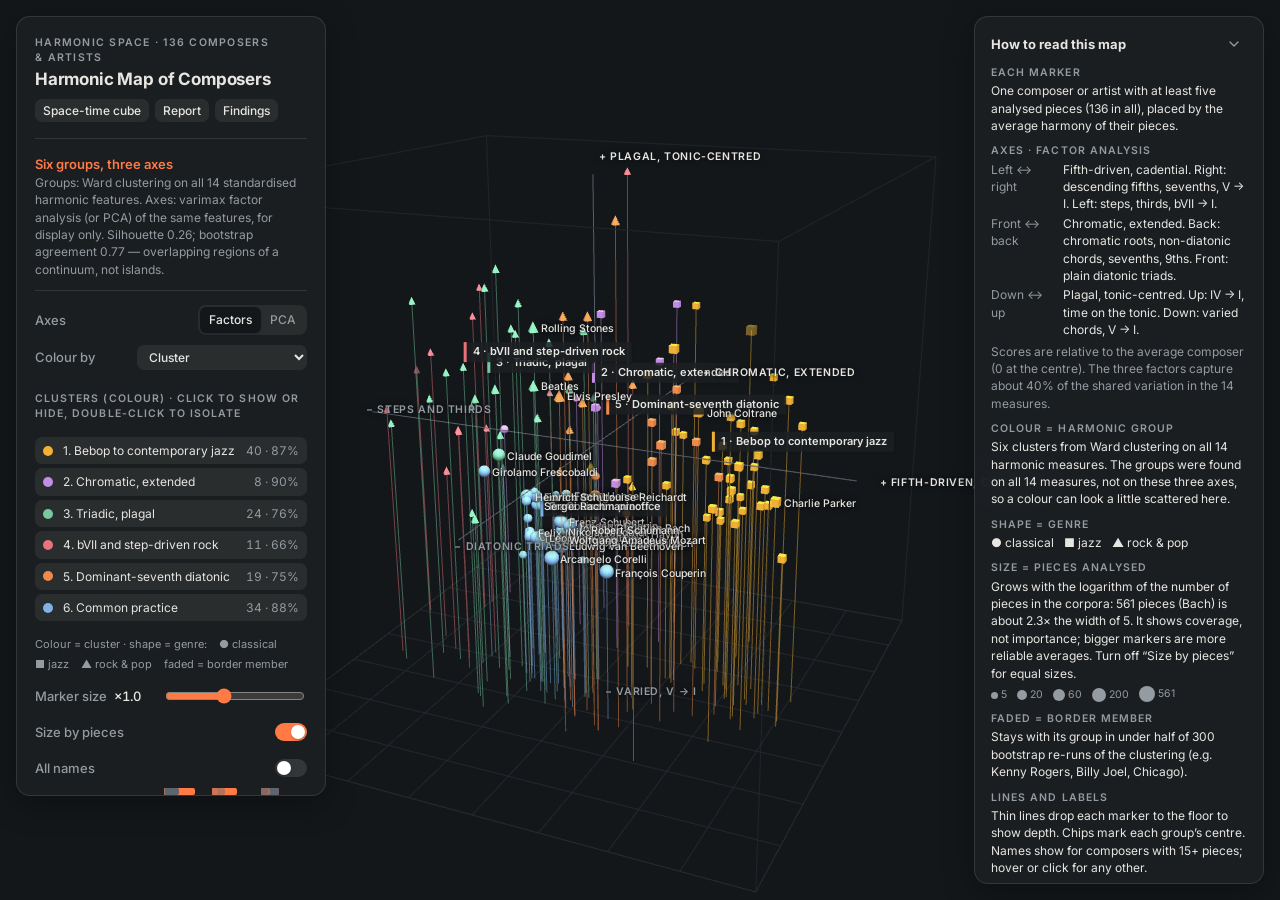
<file: composers.html>
<!doctype html>
<html lang="en">
<head>
  <meta charset="utf-8">
  <meta name="viewport" content="width=device-width, initial-scale=1, viewport-fit=cover">
  <title>Harmonic Map of Composers</title>
  <meta name="description" content="An interactive 3D map of 136 composers and artists placed by their harmonic profile on three factors (fifth-driven, chromatic, plagal), coloured by six Ward clusters.">
  <link rel="preconnect" href="https://fonts.googleapis.com">
  <link rel="preconnect" href="https://fonts.gstatic.com" crossorigin>
  <link rel="stylesheet" href="https://fonts.googleapis.com/css2?family=Inter:wght@400;500;600;700&display=swap">
  <link rel="stylesheet" href="style.css?v=4">
  <style>
    .clist { display: grid; gap: 4px; }
    .clist button { display: grid; grid-template-columns: 12px 1fr auto; gap: 8px; align-items: center; padding: 5px 8px; border: 0; border-radius: 7px; background: var(--chip); text-align: left; font-size: 12px; cursor: pointer; }
    .clist button i { width: 10px; height: 10px; border-radius: 50%; }
    .clist button em { font-style: normal; color: var(--muted); font-variant-numeric: tabular-nums; }
    .clist button.off { opacity: 0.4; }
    .clist button.solo { outline: 1.5px solid var(--accent); }
    .shapes { display: flex; flex-wrap: wrap; gap: 4px 12px; color: var(--muted); font-size: 11px; margin-top: 6px; } .shapes span { white-space: nowrap; }
    .near button { margin: 2px 4px 0 0; }
    .axlabel { position: absolute; left: 0; top: 0; white-space: nowrap; font-size: 10.5px; font-weight: 600; letter-spacing: 0.06em; text-transform: uppercase; color: var(--muted); text-shadow: 0 0 3px var(--bg), 0 0 6px var(--bg); will-change: transform; }
    .axlabel b { color: var(--ink); }
    .clabel { position: absolute; left: 0; top: 0; padding: 2px 7px 2px 6px; border-left: 3px solid var(--c); background: var(--panel); white-space: nowrap; font-size: 11px; font-weight: 600; color: var(--ink); box-shadow: 0 1px 3px rgba(0,0,0,.12); will-change: transform; }
    .nlabel { position: absolute; left: 0; top: 0; white-space: nowrap; font-size: 10.5px; font-weight: 500; color: var(--ink); text-shadow: 0 0 3px var(--bg), 0 0 6px var(--bg); will-change: transform; }
    .nlabel.sel { color: var(--accent); font-weight: 700; }
    .loadings { width: 100%; border-collapse: collapse; font-size: 11px; font-variant-numeric: tabular-nums; margin-top: 4px; }
    .loadings td { padding: 2px 4px; } .loadings td:first-child { color: var(--muted); }
    .loadings .bar { display: inline-block; height: 7px; border-radius: 2px; vertical-align: middle; }
    #key { position: fixed; top: 16px; right: 16px; width: 290px; max-height: calc(100% - 32px); overflow-y: auto; padding: 14px 16px 12px; background: var(--panel); backdrop-filter: blur(14px); -webkit-backdrop-filter: blur(14px); border: 1px solid var(--line); border-radius: 14px; box-shadow: var(--shadow); font-size: 12px; }
    #key h2 { margin: 0 0 8px; font-size: 13px; font-weight: 700; display: flex; justify-content: space-between; align-items: center; }
    #key dl { margin: 0; display: grid; gap: 9px; }
    #key dt { font-size: 10.5px; font-weight: 600; letter-spacing: 0.1em; text-transform: uppercase; color: var(--muted); margin-bottom: 2px; }
    #key dd { margin: 0; line-height: 1.45; }
    #key dd b { font-weight: 600; }
    #key .ax { display: grid; grid-template-columns: 64px 1fr; gap: 2px 8px; }
    #key .ax span:nth-child(odd) { color: var(--muted); }
    #key .sym { display: inline-flex; gap: 10px; flex-wrap: wrap; }
    #key .sizes { display: flex; align-items: flex-end; gap: 10px; margin-top: 4px; color: var(--muted); font-size: 10.5px; }
    #key .sizes i { display: inline-block; border-radius: 50%; background: var(--muted); margin-right: 3px; vertical-align: middle; }
    #key.collapsed dl { display: none; }
    @media (max-width: 1100px) { #key { top: auto; bottom: 16px; max-height: 45%; } }
    @media (max-width: 760px) { #key { left: 10px; right: 10px; width: auto; bottom: 10px; } }
  </style>
</head>
<body>
  <div id="scene"></div>
  <div id="labels" aria-hidden="true"></div>

  <aside id="panel">
    <header>
      <p class="eyebrow">Harmonic space · 136 composers &amp; artists</p>
      <h1>Harmonic Map of Composers</h1>
      <div class="links"><a href="index.html">Space-time cube</a><a href="report.html">Report</a><a href="findings.html">Findings</a></div>
      <button id="panelToggle" class="icon-btn" aria-label="Toggle controls" aria-expanded="true">
        <svg viewBox="0 0 24 24" width="18" height="18"><path d="M6 9l6 6 6-6" fill="none" stroke="currentColor" stroke-width="2" stroke-linecap="round"/></svg>
      </button>
    </header>

    <div class="now">
      <div class="period">Six groups, three axes</div>
      <div class="span" id="method"></div>
    </div>

    <section id="selection" class="card" hidden>
      <div class="sel-head">
        <span class="swatch" id="selSwatch"></span>
        <div><div id="selName" class="sel-name"></div><div id="selMeta" class="sel-meta"></div></div>
        <button id="selClose" class="icon-btn" aria-label="Clear selection"><svg viewBox="0 0 24 24" width="16" height="16"><path d="M6 6l12 12M18 6L6 18" stroke="currentColor" stroke-width="2" stroke-linecap="round"/></svg></button>
      </div>
      <p id="selText" class="sel-text"></p>
      <div class="sel-label">Nearest in harmony</div>
      <div id="selNear" class="chips near"></div>
    </section>

    <section class="controls">
      <div class="row">
        <span>Axes</span>
        <div class="seg" id="axes"><button data-axes="fa" class="on">Factors</button><button data-axes="pca">PCA</button></div>
      </div>
      <div class="row">
        <span>Colour by</span>
        <select id="colorBy" class="pick" aria-label="Colour by"><option value="cluster">Cluster</option><option value="genre">Genre</option><option value="year">Year</option><option value="conf">Membership confidence</option></select>
      </div>
      <div class="sel-label">Clusters (colour) · click to show or hide, double-click to isolate</div>
      <div id="clist" class="clist"></div>
      <div class="shapes"><span>Colour = cluster · shape = genre:</span><span>● classical</span><span>■ jazz</span><span>▲ rock &amp; pop</span><span>faded = border member</span></div>
      <label class="row"><span>Marker size <em id="msizeVal">×1.0</em></span><input id="msize" type="range" min="30" max="200" step="10" value="100"></label>
      <label class="row"><span>Size by pieces</span><input id="bySize" type="checkbox" class="switch" checked></label>
      <label class="row"><span>All names</span><input id="allNames" type="checkbox" class="switch"></label>
      <label class="row"><span>Drop lines</span><input id="drops" type="checkbox" class="switch" checked></label>
      <label class="row"><span>Cluster centres</span><input id="centres" type="checkbox" class="switch" checked></label>
      <div class="row"><span>Theme</span><div class="seg" id="theme"><button data-theme="light">Light</button><button data-theme="dark" class="on">Dark</button></div></div>
      <div class="sel-label" id="loadTitle">What the axes measure</div>
      <table class="loadings" id="loadings"></table>
    </section>

    <p class="hint">Drag to orbit · scroll to zoom · hover for a name · click for the profile · Esc clears</p>
    <footer id="foot"></footer>
    <p class="credit">Designed by <b>Prof. Xin (Shane) Miao</b>, Missouri State University · <a href="https://github.com/ShaneM73/harmony-space-time" target="_blank" rel="noopener">GitHub</a></p>
  </aside>

  <aside id="key" aria-label="How to read this map">
    <h2>How to read this map <button id="keyToggle" class="icon-btn" aria-label="Collapse legend" aria-expanded="true"><svg viewBox="0 0 24 24" width="16" height="16"><path d="M6 9l6 6 6-6" fill="none" stroke="currentColor" stroke-width="2" stroke-linecap="round"/></svg></button></h2>
    <dl>
      <div><dt>Each marker</dt><dd>One composer or artist with at least five analysed pieces (136 in all), placed by the average harmony of their pieces.</dd></div>
      <div><dt id="keyAxesTitle">Axes · factor analysis</dt><dd><div class="ax" id="keyAxes"></div><div id="keyAxesNote" style="margin-top:4px;color:var(--muted)"></div></dd></div>
      <div><dt>Colour = harmonic group</dt><dd>Six clusters from Ward clustering on all 14 harmonic measures. The groups were found on all 14 measures, not on these three axes, so a colour can look a little scattered here.</dd></div>
      <div><dt>Shape = genre</dt><dd class="sym"><span>● classical</span><span>■ jazz</span><span>▲ rock &amp; pop</span></dd></div>
      <div><dt>Size = pieces analysed</dt><dd>Grows with the logarithm of the number of pieces in the corpora: 561 pieces (Bach) is about 2.3× the width of 5. It shows coverage, not importance; bigger markers are more reliable averages. Turn off “Size by pieces” for equal sizes.
        <div class="sizes"><span><i style="width:7px;height:7px"></i>5</span><span><i style="width:10px;height:10px"></i>20</span><span><i style="width:12px;height:12px"></i>60</span><span><i style="width:14px;height:14px"></i>200</span><span><i style="width:16px;height:16px"></i>561</span></div></dd></div>
      <div><dt>Faded = border member</dt><dd>Stays with its group in under half of 300 bootstrap re-runs of the clustering (e.g. Kenny Rogers, Billy Joel, Chicago).</dd></div>
      <div><dt>Lines and labels</dt><dd>Thin lines drop each marker to the floor to show depth. Chips mark each group’s centre. Names show for composers with 15+ pieces; hover or click for any other.</dd></div>
    </dl>
  </aside>

  <div id="tooltip" hidden></div>
  <div id="loading"><div class="spinner"></div><span>Loading the map…</span></div>

  <script src="vendor/three.min.js"></script>
  <script src="vendor/OrbitControls.js"></script>
  <script src="vendor/d3.min.js"></script>
  <script src="composers.js?v=3"></script>
</body>
</html>
</file>
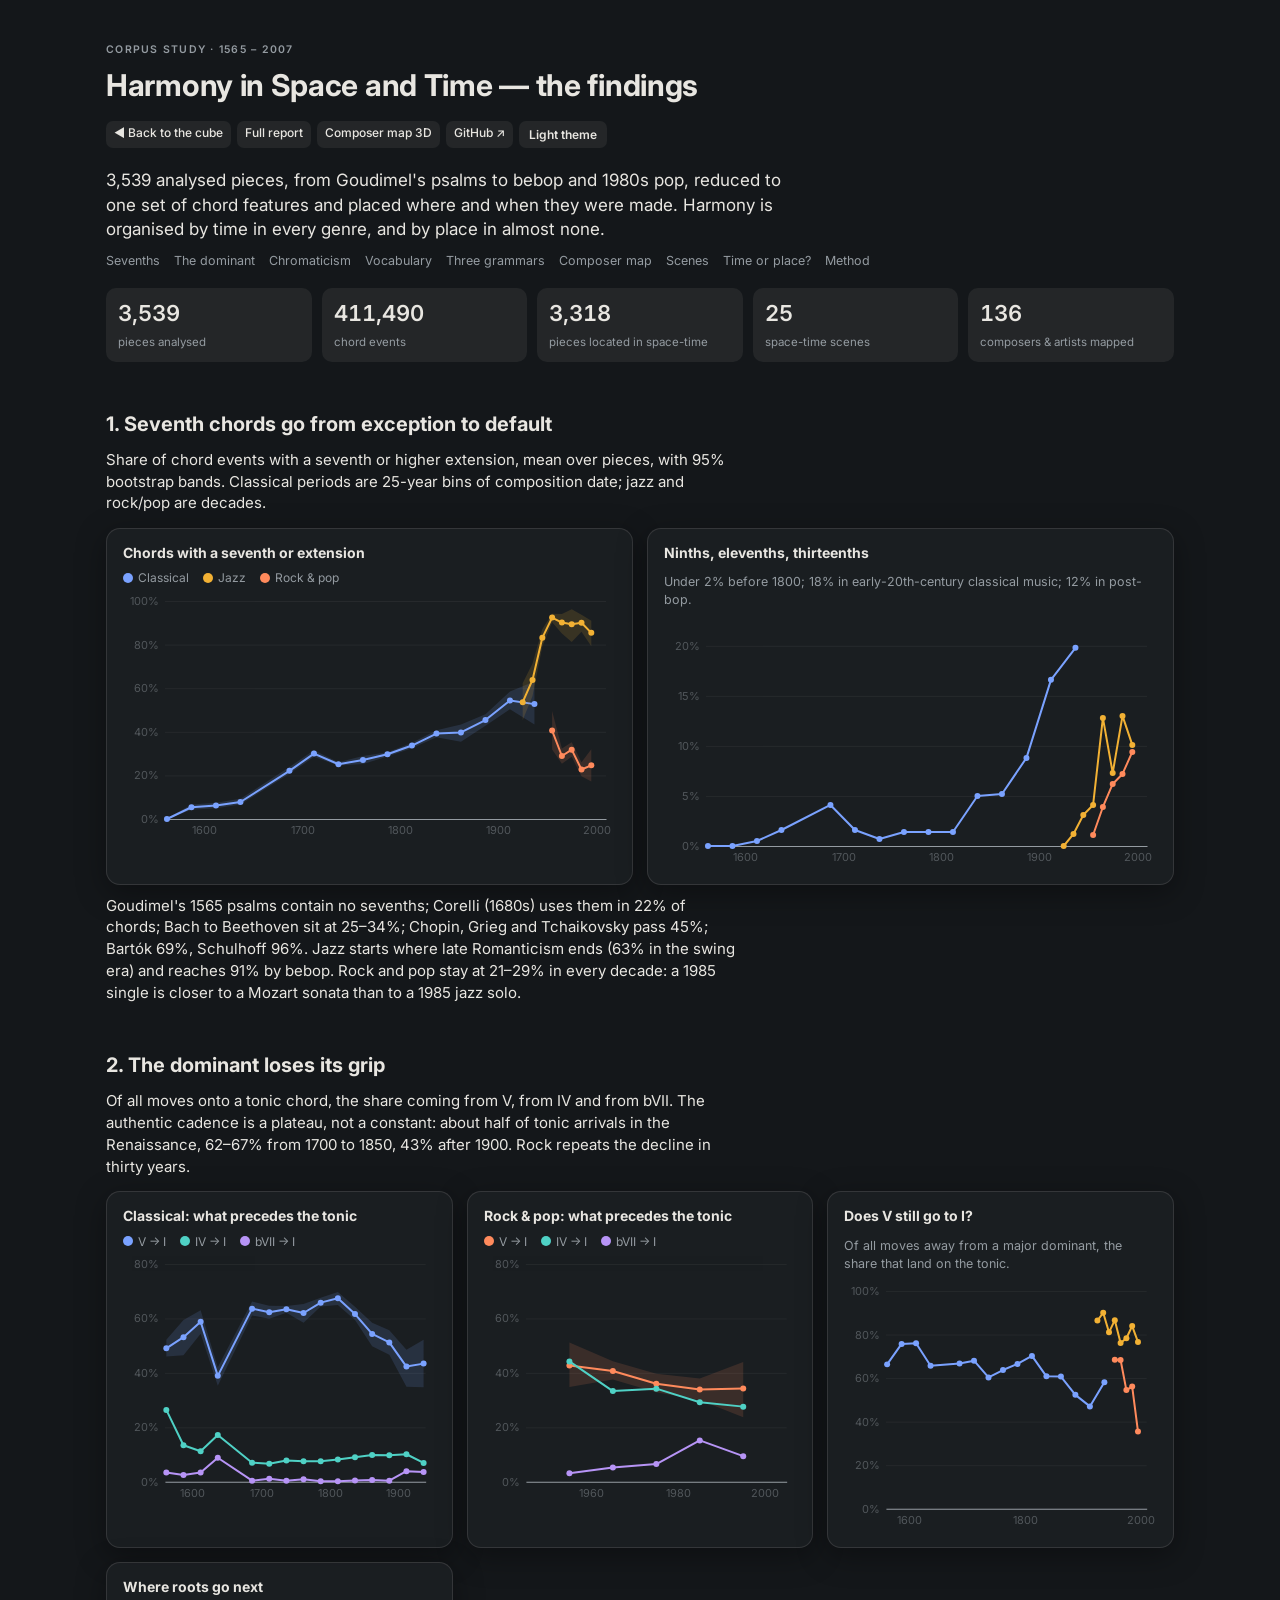
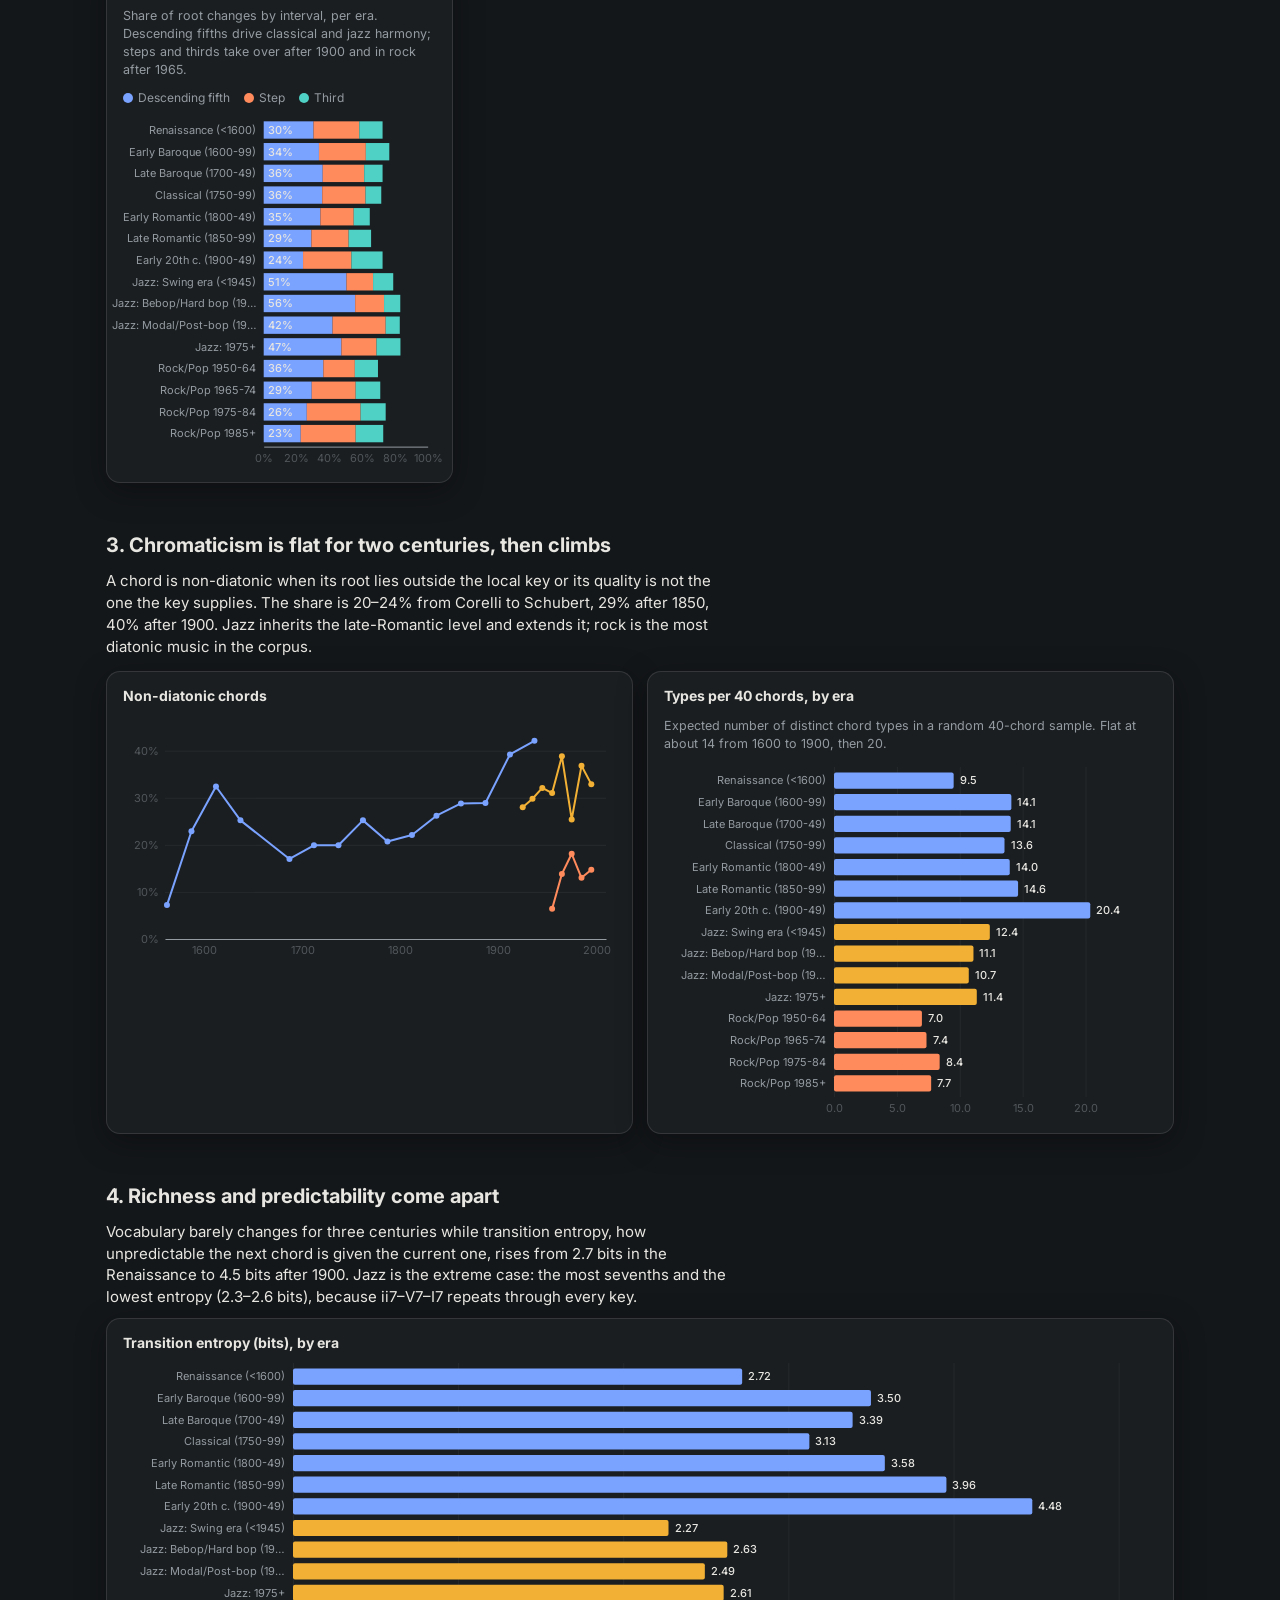
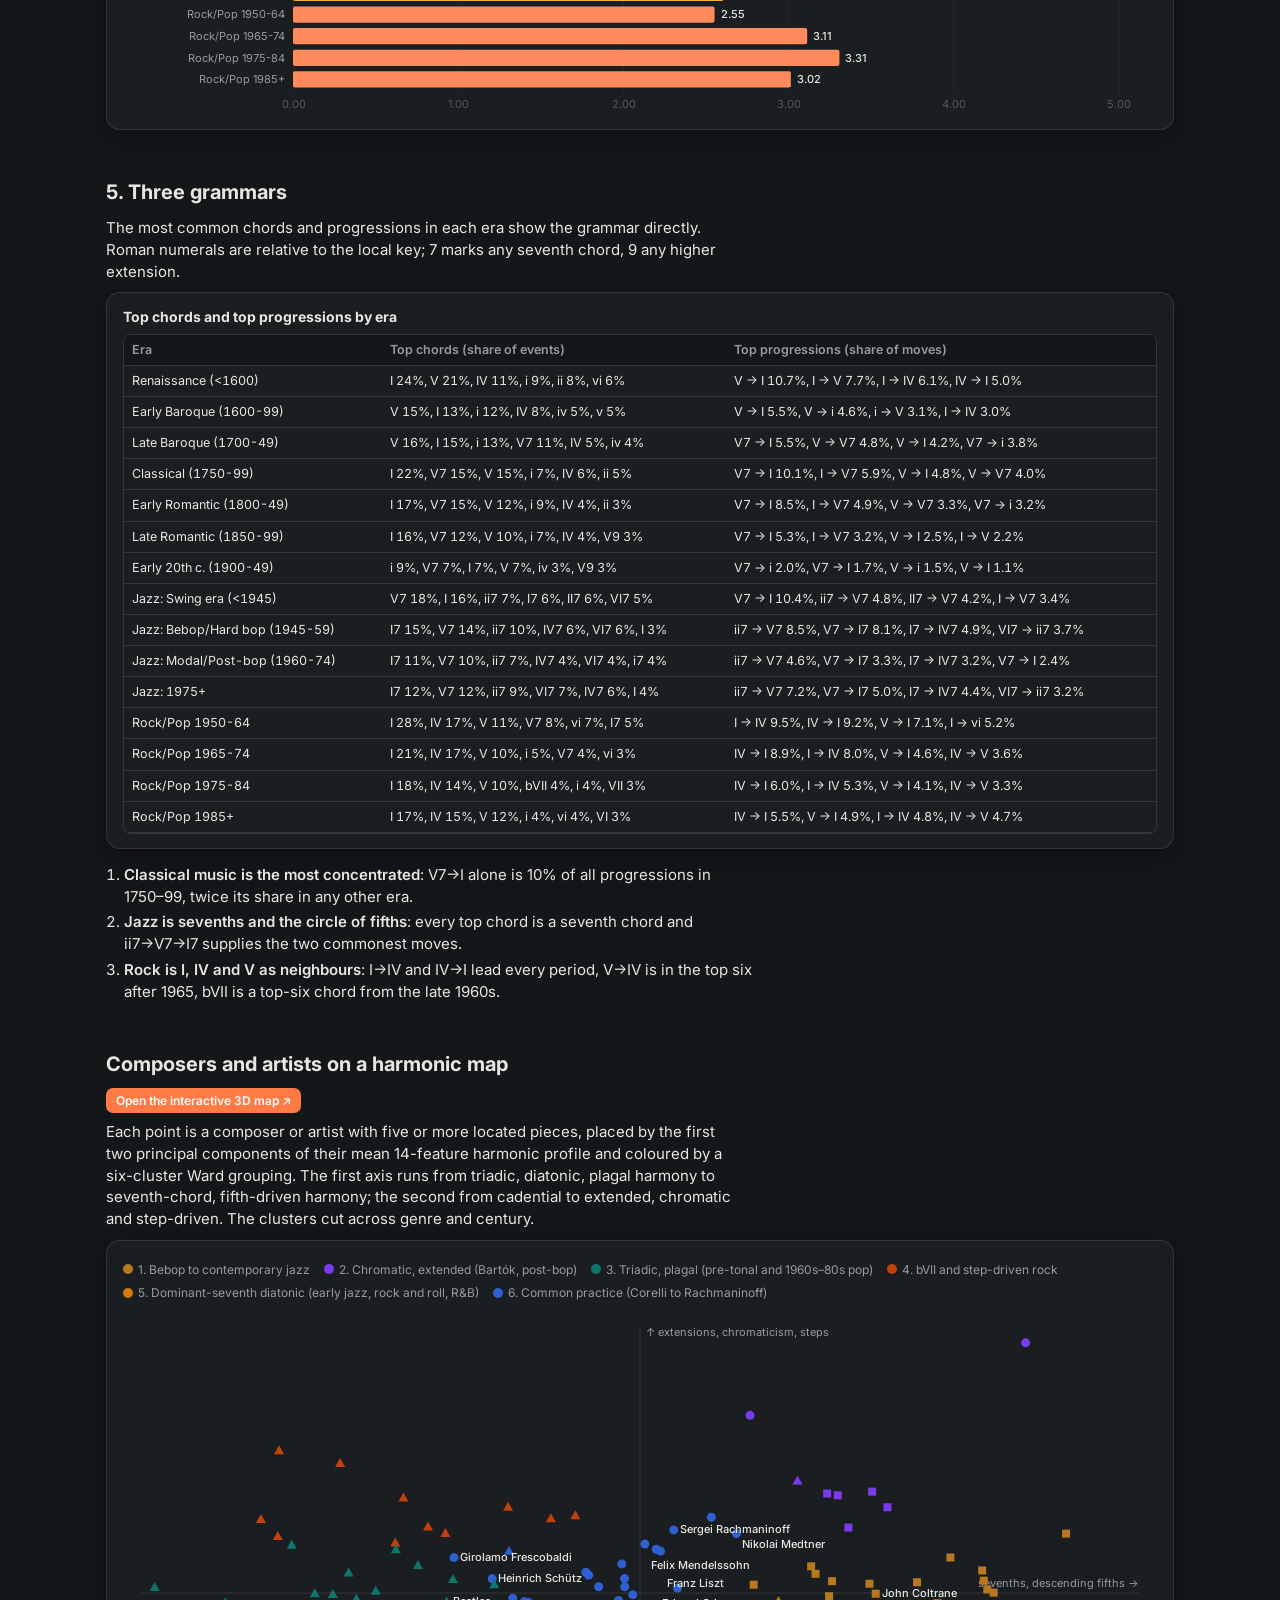
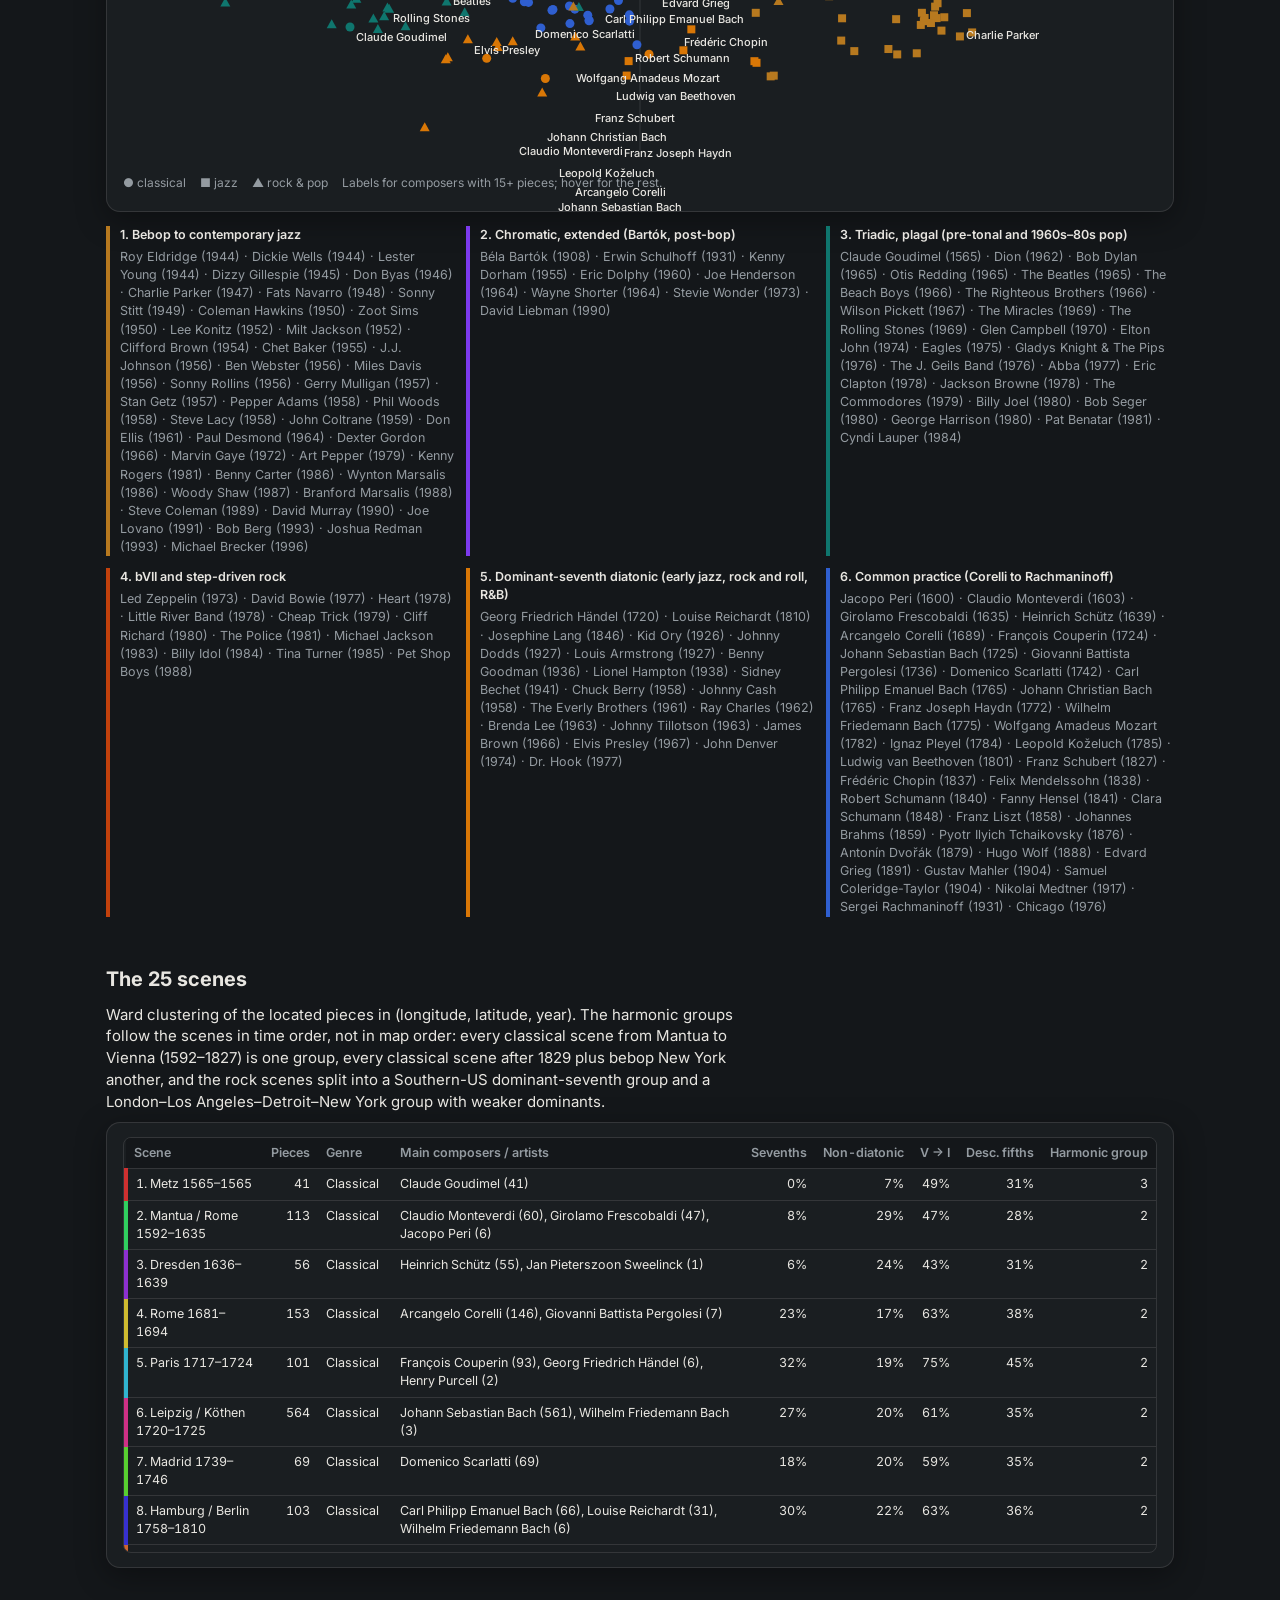
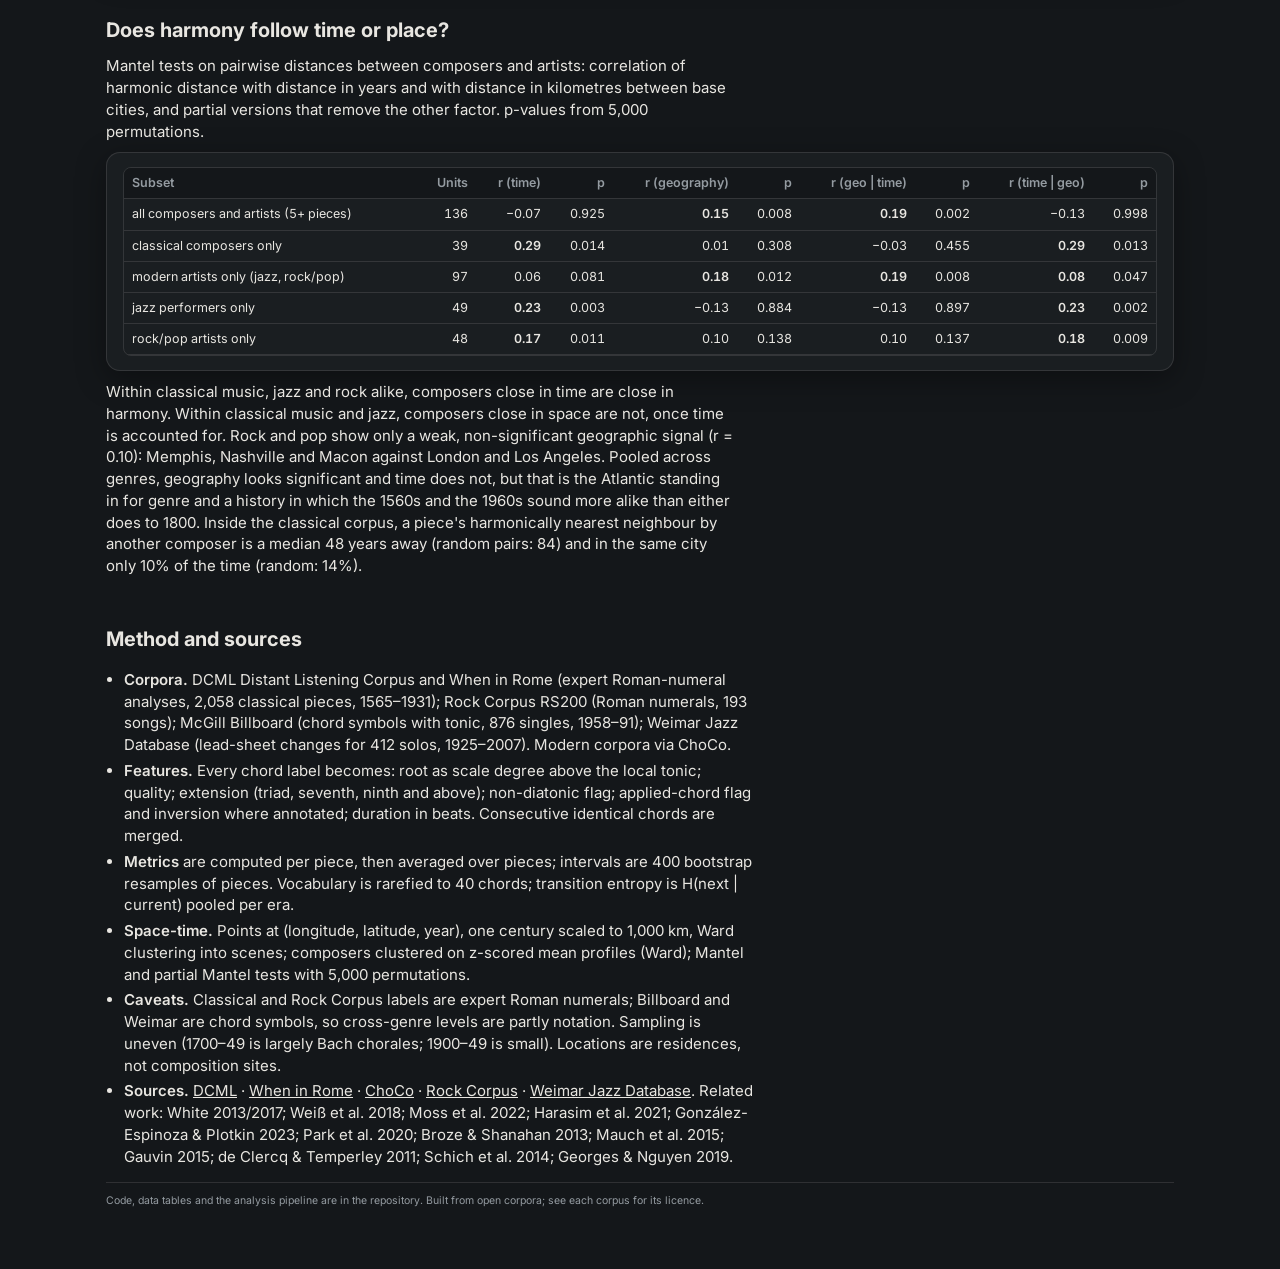
<file: findings.html>
<!doctype html>
<html lang="en" class="doc">
<head>
  <meta charset="utf-8">
  <meta name="viewport" content="width=device-width, initial-scale=1, viewport-fit=cover">
  <title>Findings · Harmony in Space and Time</title>
  <meta name="description" content="How chords evolved from 1565 to 2007 across classical, jazz and rock: seventh chords, the dominant, chromaticism, vocabulary, three grammars, a composer map, scenes and Mantel tests.">
  <link rel="preconnect" href="https://fonts.googleapis.com">
  <link rel="preconnect" href="https://fonts.gstatic.com" crossorigin>
  <link rel="stylesheet" href="https://fonts.googleapis.com/css2?family=Inter:wght@400;500;600;700&display=swap">
  <link rel="stylesheet" href="style.css?v=3">
  <style>:root { --iv: #0f766e; --bvii: #7c3aed; } :root[data-theme="dark"] { --iv: #4fd1c5; --bvii: #b794f6; }</style>
</head>
<body class="doc">
<main>
  <div class="topbar">
    <div><p class="eyebrow">Corpus study · 1565 – 2007</p><h1>Harmony in Space and Time — the findings</h1></div>
    <div class="links"><a href="index.html">◀ Back to the cube</a><a href="report.html">Full report</a><a href="composers.html">Composer map 3D</a><a href="https://github.com/ShaneM73/harmony-space-time" target="_blank" rel="noopener">GitHub ↗</a><button id="themeBtn" class="btn ghost" type="button">Dark theme</button></div>
  </div>
  <p class="lede">3,539 analysed pieces, from Goudimel's psalms to bebop and 1980s pop, reduced to one set of chord features and placed where and when they were made. Harmony is organised by time in every genre, and by place in almost none.</p>
  <nav><a href="#f1">Sevenths</a><a href="#f2">The dominant</a><a href="#f3">Chromaticism</a><a href="#f4">Vocabulary</a><a href="#f5">Three grammars</a><a href="#composers">Composer map</a><a href="#scenes">Scenes</a><a href="#mantel">Time or place?</a><a href="#method">Method</a></nav>
  <div class="tiles">
    <div class="tile"><b id="t-pieces">—</b><span>pieces analysed</span></div>
    <div class="tile"><b id="t-chords">—</b><span>chord events</span></div>
    <div class="tile"><b id="t-located">—</b><span>pieces located in space-time</span></div>
    <div class="tile"><b id="t-scenes">—</b><span>space-time scenes</span></div>
    <div class="tile"><b id="t-units">—</b><span>composers &amp; artists mapped</span></div>
  </div>
<section id="f1">
  <h2>1. Seventh chords go from exception to default</h2>
  <p>Share of chord events with a seventh or higher extension, mean over pieces, with 95% bootstrap bands. Classical periods are 25-year bins of composition date; jazz and rock/pop are decades.</p>
  <div class="grid2">
    <div class="panelbox"><h3>Chords with a seventh or extension</h3><div class="key"><span><i style="background:var(--classical)"></i>Classical</span><span><i style="background:var(--jazz)"></i>Jazz</span><span><i style="background:var(--rock)"></i>Rock &amp; pop</span></div><div class="chart" id="ch-seventh"></div></div>
    <div class="panelbox"><h3>Ninths, elevenths, thirteenths</h3><p class="small muted">Under 2% before 1800; 18% in early-20th-century classical music; 12% in post-bop.</p><div class="chart" id="ch-extended"></div></div>
  </div>
  <p>Goudimel's 1565 psalms contain no sevenths; Corelli (1680s) uses them in 22% of chords; Bach to Beethoven sit at 25–34%; Chopin, Grieg and Tchaikovsky pass 45%; Bartók 69%, Schulhoff 96%. Jazz starts where late Romanticism ends (63% in the swing era) and reaches 91% by bebop. Rock and pop stay at 21–29% in every decade: a 1985 single is closer to a Mozart sonata than to a 1985 jazz solo.</p>
</section>

<section id="f2">
  <h2>2. The dominant loses its grip</h2>
  <p>Of all moves onto a tonic chord, the share coming from V, from IV and from bVII. The authentic cadence is a plateau, not a constant: about half of tonic arrivals in the Renaissance, 62–67% from 1700 to 1850, 43% after 1900. Rock repeats the decline in thirty years.</p>
  <div class="grid2">
    <div class="panelbox"><h3>Classical: what precedes the tonic</h3><div class="key"><span><i style="background:var(--classical)"></i>V → I</span><span><i style="background:var(--iv)"></i>IV → I</span><span><i style="background:var(--bvii)"></i>bVII → I</span></div><div class="chart" id="ch-cad-classical"></div></div>
    <div class="panelbox"><h3>Rock &amp; pop: what precedes the tonic</h3><div class="key"><span><i style="background:var(--rock)"></i>V → I</span><span><i style="background:var(--iv)"></i>IV → I</span><span><i style="background:var(--bvii)"></i>bVII → I</span></div><div class="chart" id="ch-cad-rock"></div></div>
    <div class="panelbox"><h3>Does V still go to I?</h3><p class="small muted">Of all moves away from a major dominant, the share that land on the tonic.</p><div class="chart" id="ch-resolution"></div></div>
    <div class="panelbox"><h3>Where roots go next</h3><p class="small muted">Share of root changes by interval, per era. Descending fifths drive classical and jazz harmony; steps and thirds take over after 1900 and in rock after 1965.</p><div class="key" id="key-motion"></div><div class="chart" id="ch-motion"></div></div>
  </div>
</section>

<section id="f3">
  <h2>3. Chromaticism is flat for two centuries, then climbs</h2>
  <p>A chord is non-diatonic when its root lies outside the local key or its quality is not the one the key supplies. The share is 20–24% from Corelli to Schubert, 29% after 1850, 40% after 1900. Jazz inherits the late-Romantic level and extends it; rock is the most diatonic music in the corpus.</p>
  <div class="grid2">
    <div class="panelbox"><h3>Non-diatonic chords</h3><div class="chart" id="ch-nondiatonic"></div></div>
    <div class="panelbox"><h3>Types per 40 chords, by era</h3><p class="small muted">Expected number of distinct chord types in a random 40-chord sample. Flat at about 14 from 1600 to 1900, then 20.</p><div class="chart" id="ch-vocab"></div></div>
  </div>
</section>

<section id="f4">
  <h2>4. Richness and predictability come apart</h2>
  <p>Vocabulary barely changes for three centuries while transition entropy, how unpredictable the next chord is given the current one, rises from 2.7 bits in the Renaissance to 4.5 bits after 1900. Jazz is the extreme case: the most sevenths and the lowest entropy (2.3–2.6 bits), because ii7–V7–I7 repeats through every key.</p>
  <div class="panelbox"><h3>Transition entropy (bits), by era</h3><div class="chart" id="ch-entropy"></div></div>
</section>

<section id="f5">
  <h2>5. Three grammars</h2>
  <p>The most common chords and progressions in each era show the grammar directly. Roman numerals are relative to the local key; 7 marks any seventh chord, 9 any higher extension.</p>
  <div class="panelbox"><h3>Top chords and top progressions by era</h3><div class="tbox" style="max-height:none"><table id="tbl-top"><thead><tr><th>Era</th><th>Top chords (share of events)</th><th>Top progressions (share of moves)</th></tr></thead><tbody></tbody></table></div></div>
  <ol>
    <li><b>Classical music is the most concentrated</b>: V7→I alone is 10% of all progressions in 1750–99, twice its share in any other era.</li>
    <li><b>Jazz is sevenths and the circle of fifths</b>: every top chord is a seventh chord and ii7→V7→I7 supplies the two commonest moves.</li>
    <li><b>Rock is I, IV and V as neighbours</b>: I→IV and IV→I lead every period, V→IV is in the top six after 1965, bVII is a top-six chord from the late 1960s.</li>
  </ol>
</section>

<section id="composers">
  <h2>Composers and artists on a harmonic map</h2>
  <p><a class="btn" href="composers.html">Open the interactive 3D map ↗</a></p>
  <p>Each point is a composer or artist with five or more located pieces, placed by the first two principal components of their mean 14-feature harmonic profile and coloured by a six-cluster Ward grouping. The first axis runs from triadic, diatonic, plagal harmony to seventh-chord, fifth-driven harmony; the second from cadential to extended, chromatic and step-driven. The clusters cut across genre and century.</p>
  <div class="panelbox"><div class="key" id="key-clusters"></div><div class="chart" id="ch-map" style="min-height:460px"></div><div class="key"><span>● classical</span><span>■ jazz</span><span>▲ rock &amp; pop</span><span class="muted">Labels for composers with 15+ pieces; hover for the rest.</span></div></div>
  <div class="clusters" id="cluster-lists"></div>
</section>

<section id="scenes">
  <h2>The 25 scenes</h2>
  <p>Ward clustering of the located pieces in (longitude, latitude, year). The harmonic groups follow the scenes in time order, not in map order: every classical scene from Mantua to Vienna (1592–1827) is one group, every classical scene after 1829 plus bebop New York another, and the rock scenes split into a Southern-US dominant-seventh group and a London–Los Angeles–Detroit–New York group with weaker dominants.</p>
  <div class="panelbox"><div class="tbox"><table id="tbl-scenes"><thead><tr><th>Scene</th><th class="num">Pieces</th><th>Genre</th><th>Main composers / artists</th><th class="num">Sevenths</th><th class="num">Non-diatonic</th><th class="num">V → I</th><th class="num">Desc. fifths</th><th class="num">Harmonic group</th></tr></thead><tbody></tbody></table></div></div>
</section>

<section id="mantel">
  <h2>Does harmony follow time or place?</h2>
  <p>Mantel tests on pairwise distances between composers and artists: correlation of harmonic distance with distance in years and with distance in kilometres between base cities, and partial versions that remove the other factor. p-values from 5,000 permutations.</p>
  <div class="panelbox"><div class="tbox" style="max-height:none"><table id="tbl-mantel"><thead><tr><th>Subset</th><th class="num">Units</th><th class="num">r (time)</th><th class="num">p</th><th class="num">r (geography)</th><th class="num">p</th><th class="num">r (geo | time)</th><th class="num">p</th><th class="num">r (time | geo)</th><th class="num">p</th></tr></thead><tbody></tbody></table></div></div>
  <p>Within classical music, jazz and rock alike, composers close in time are close in harmony. Within classical music and jazz, composers close in space are not, once time is accounted for. Rock and pop show only a weak, non-significant geographic signal (r = 0.10): Memphis, Nashville and Macon against London and Los Angeles. Pooled across genres, geography looks significant and time does not, but that is the Atlantic standing in for genre and a history in which the 1560s and the 1960s sound more alike than either does to 1800. Inside the classical corpus, a piece's harmonically nearest neighbour by another composer is a median 48 years away (random pairs: 84) and in the same city only 10% of the time (random: 14%).</p>
</section>

<section id="method">
  <h2>Method and sources</h2>
  <ul>
    <li><b>Corpora.</b> DCML Distant Listening Corpus and When in Rome (expert Roman-numeral analyses, 2,058 classical pieces, 1565–1931); Rock Corpus RS200 (Roman numerals, 193 songs); McGill Billboard (chord symbols with tonic, 876 singles, 1958–91); Weimar Jazz Database (lead-sheet changes for 412 solos, 1925–2007). Modern corpora via ChoCo.</li>
    <li><b>Features.</b> Every chord label becomes: root as scale degree above the local tonic; quality; extension (triad, seventh, ninth and above); non-diatonic flag; applied-chord flag and inversion where annotated; duration in beats. Consecutive identical chords are merged.</li>
    <li><b>Metrics</b> are computed per piece, then averaged over pieces; intervals are 400 bootstrap resamples of pieces. Vocabulary is rarefied to 40 chords; transition entropy is H(next | current) pooled per era.</li>
    <li><b>Space-time.</b> Points at (longitude, latitude, year), one century scaled to 1,000 km, Ward clustering into scenes; composers clustered on z-scored mean profiles (Ward); Mantel and partial Mantel tests with 5,000 permutations.</li>
    <li><b>Caveats.</b> Classical and Rock Corpus labels are expert Roman numerals; Billboard and Weimar are chord symbols, so cross-genre levels are partly notation. Sampling is uneven (1700–49 is largely Bach chorales; 1900–49 is small). Locations are residences, not composition sites.</li>
    <li><b>Sources.</b> <a href="https://github.com/DCMLab/distant_listening_corpus">DCML</a> · <a href="https://github.com/MarkGotham/When-in-Rome">When in Rome</a> · <a href="https://github.com/smashub/choco">ChoCo</a> · <a href="https://rockcorpus.midside.com/">Rock Corpus</a> · <a href="https://jazzomat.hfm-weimar.de/dbformat/dboverview.html">Weimar Jazz Database</a>. Related work: White 2013/2017; Weiß et al. 2018; Moss et al. 2022; Harasim et al. 2021; González-Espinoza &amp; Plotkin 2023; Park et al. 2020; Broze &amp; Shanahan 2013; Mauch et al. 2015; Gauvin 2015; de Clercq &amp; Temperley 2011; Schich et al. 2014; Georges &amp; Nguyen 2019.</li>
  </ul>
</section>

  <footer>Code, data tables and the analysis pipeline are in the repository. Built from open corpora; see each corpus for its licence.</footer>
</main>
<script src="vendor/d3.min.js"></script>
<script src="findings.js?v=3"></script>
</body>
</html>
</file>
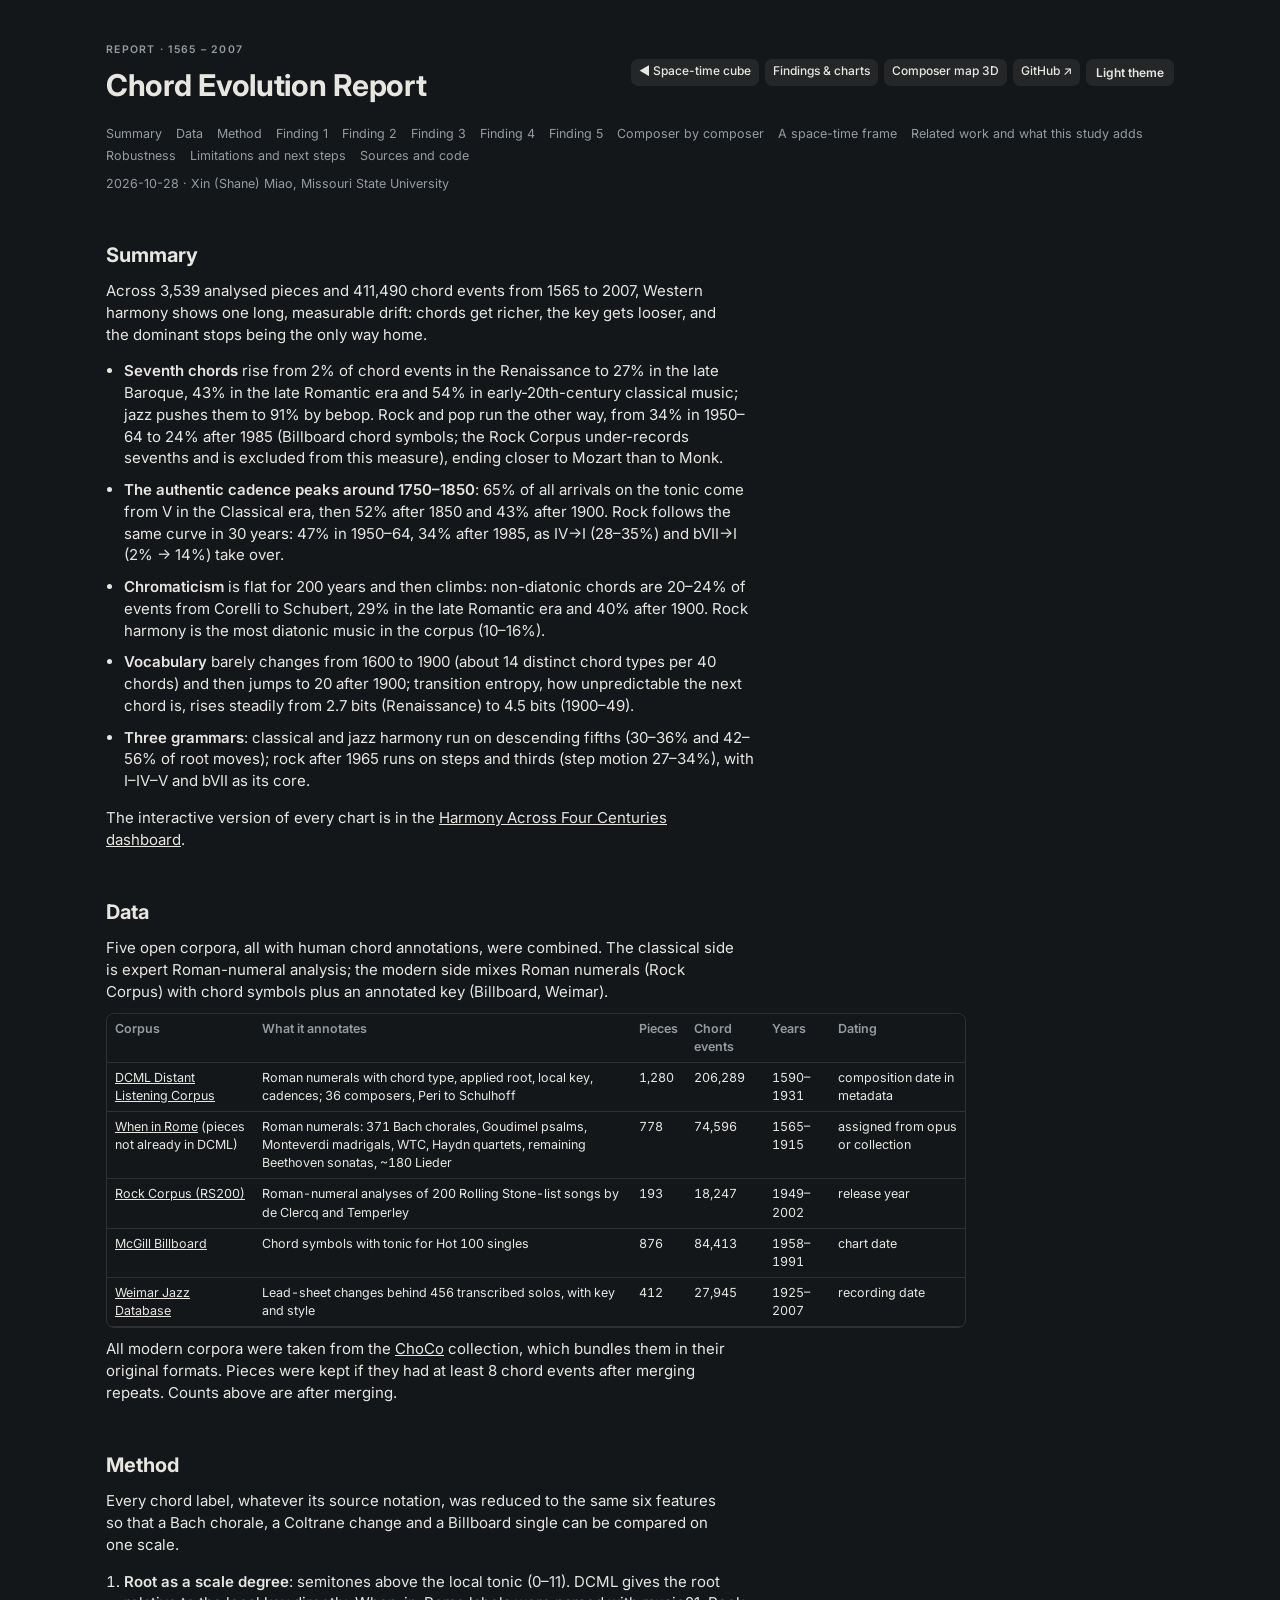
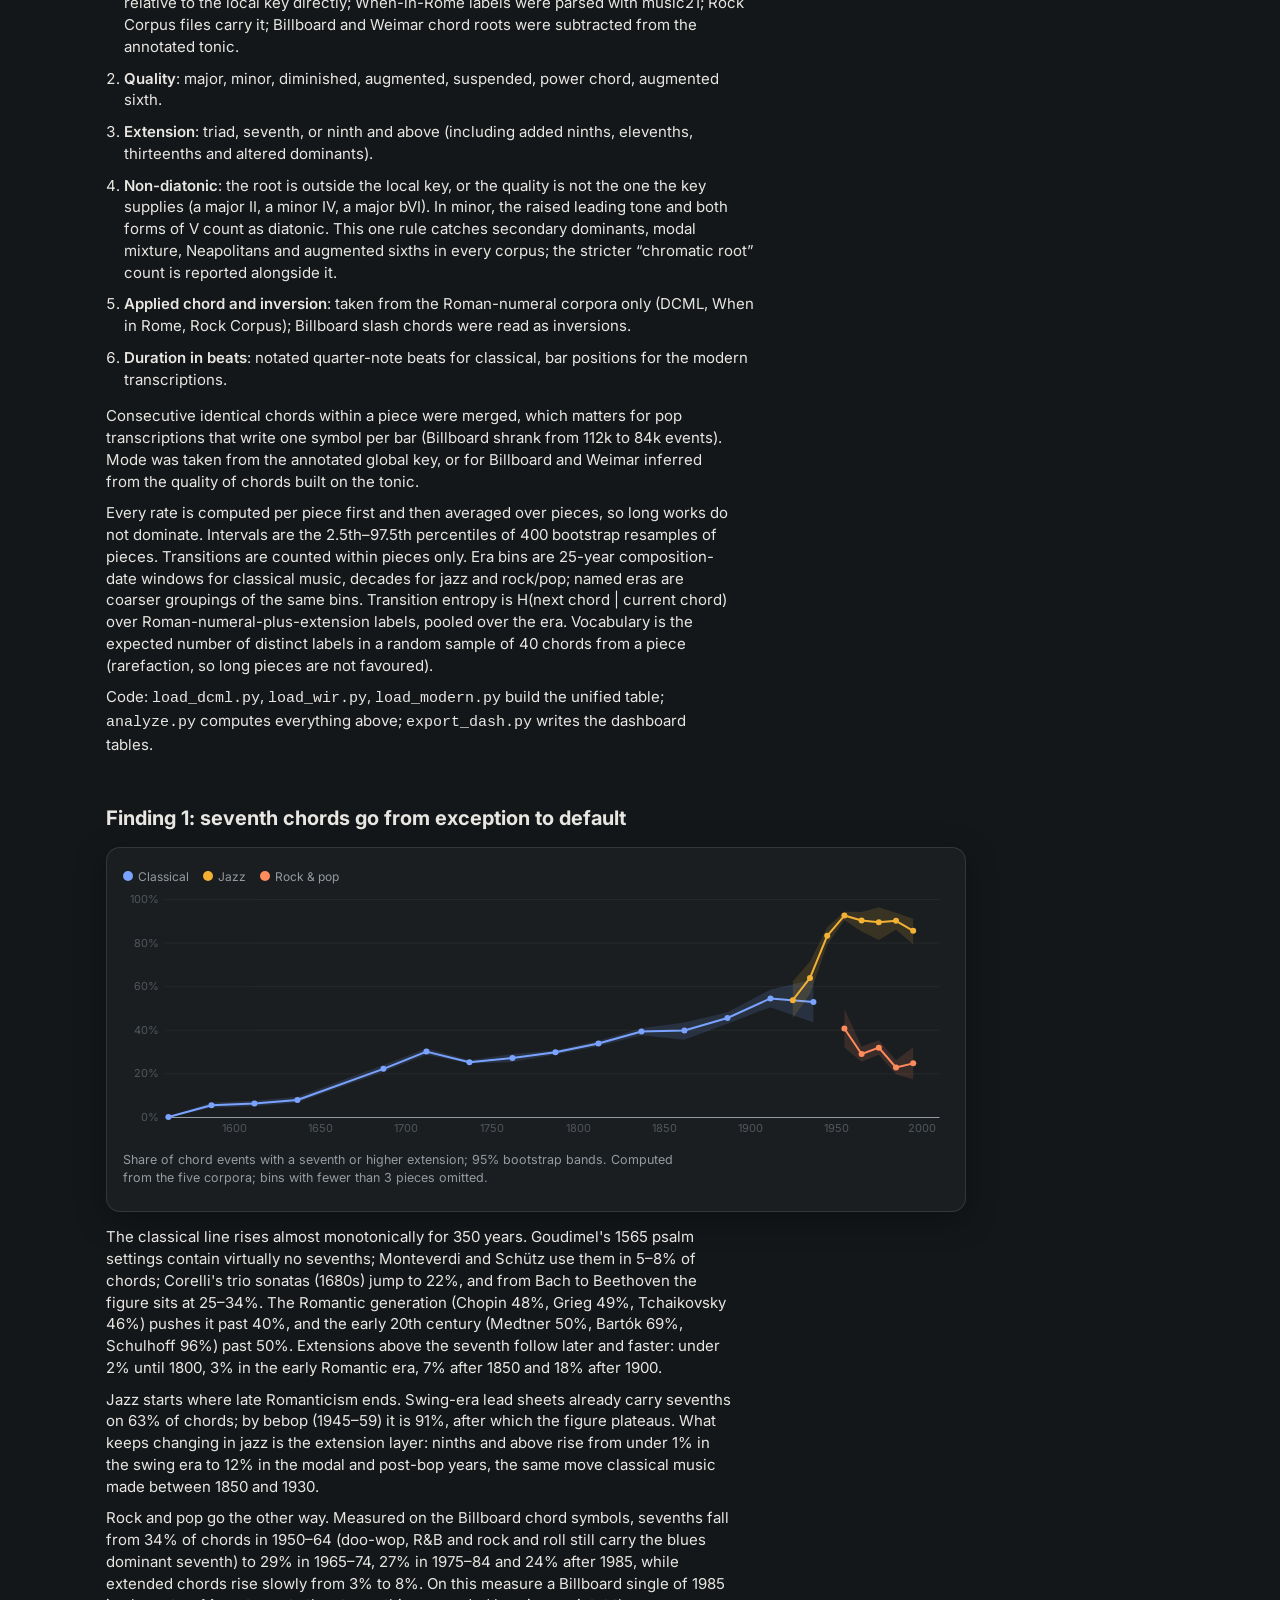
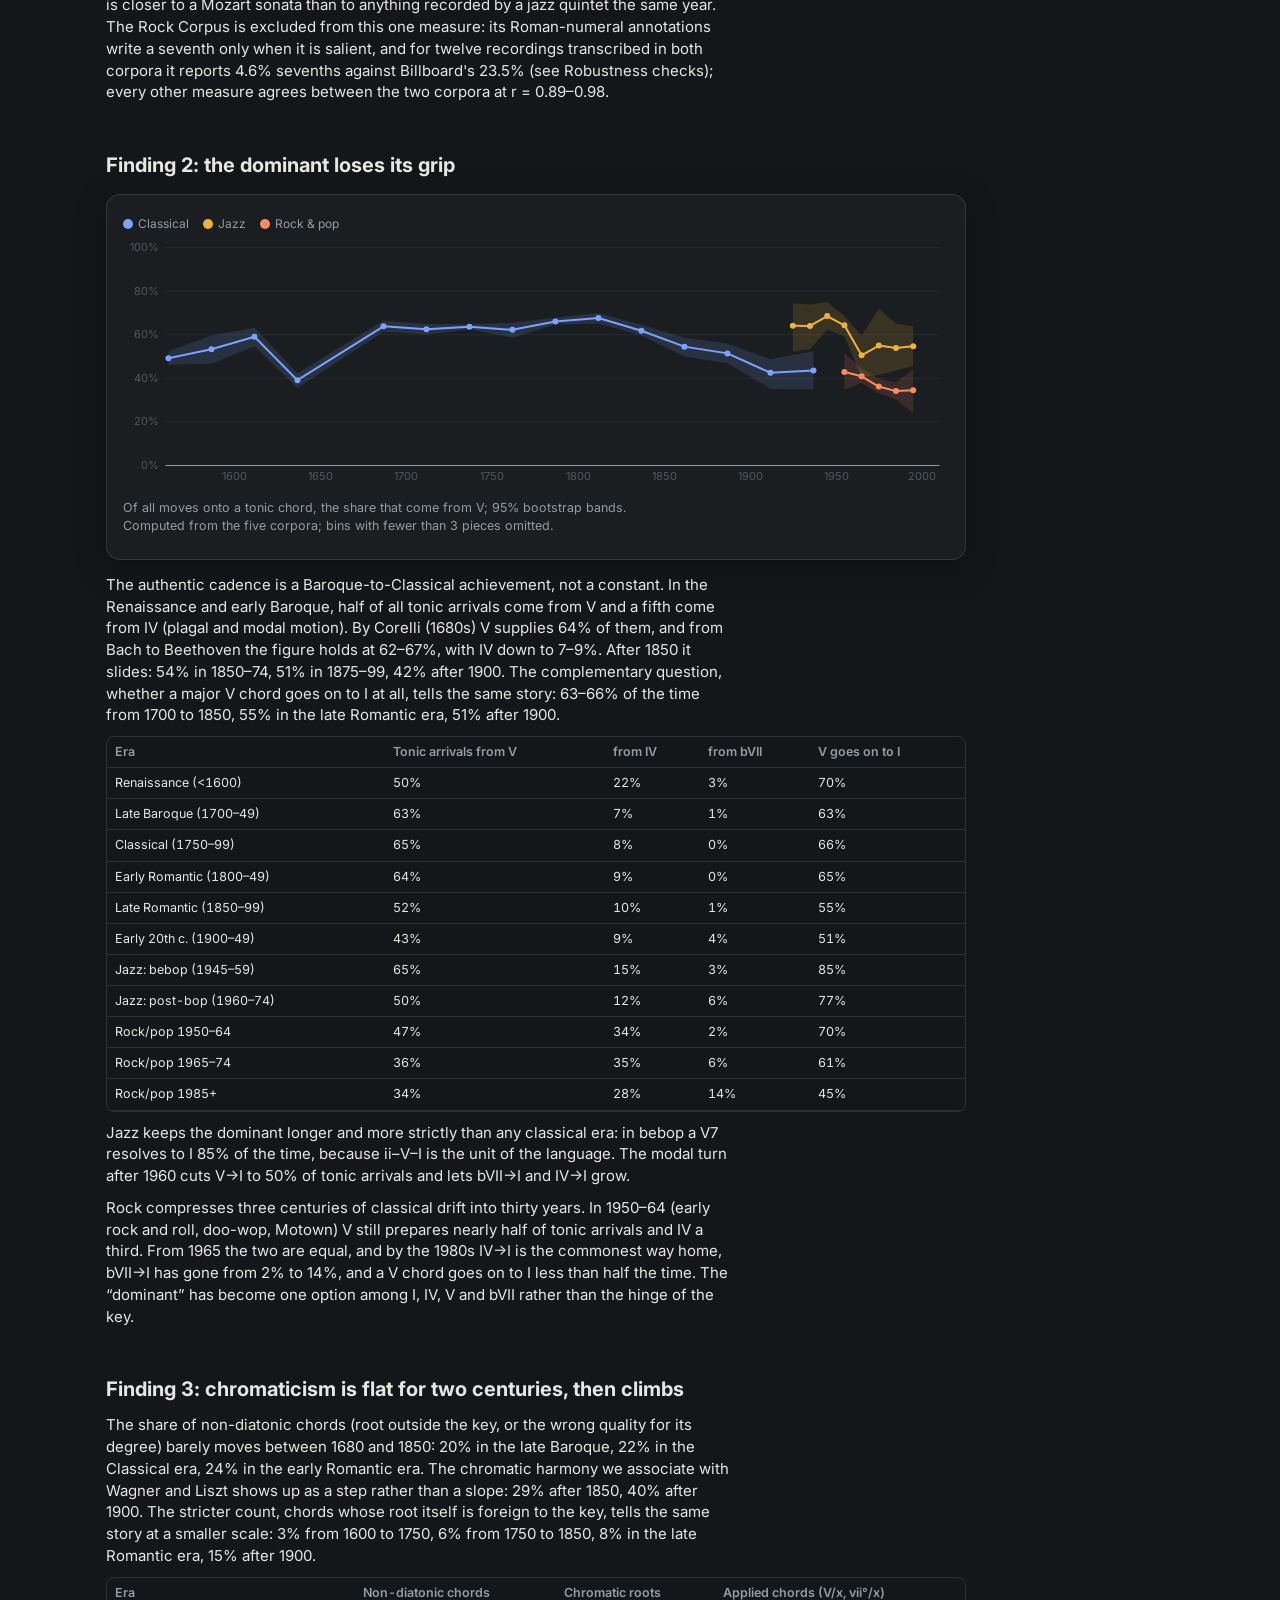
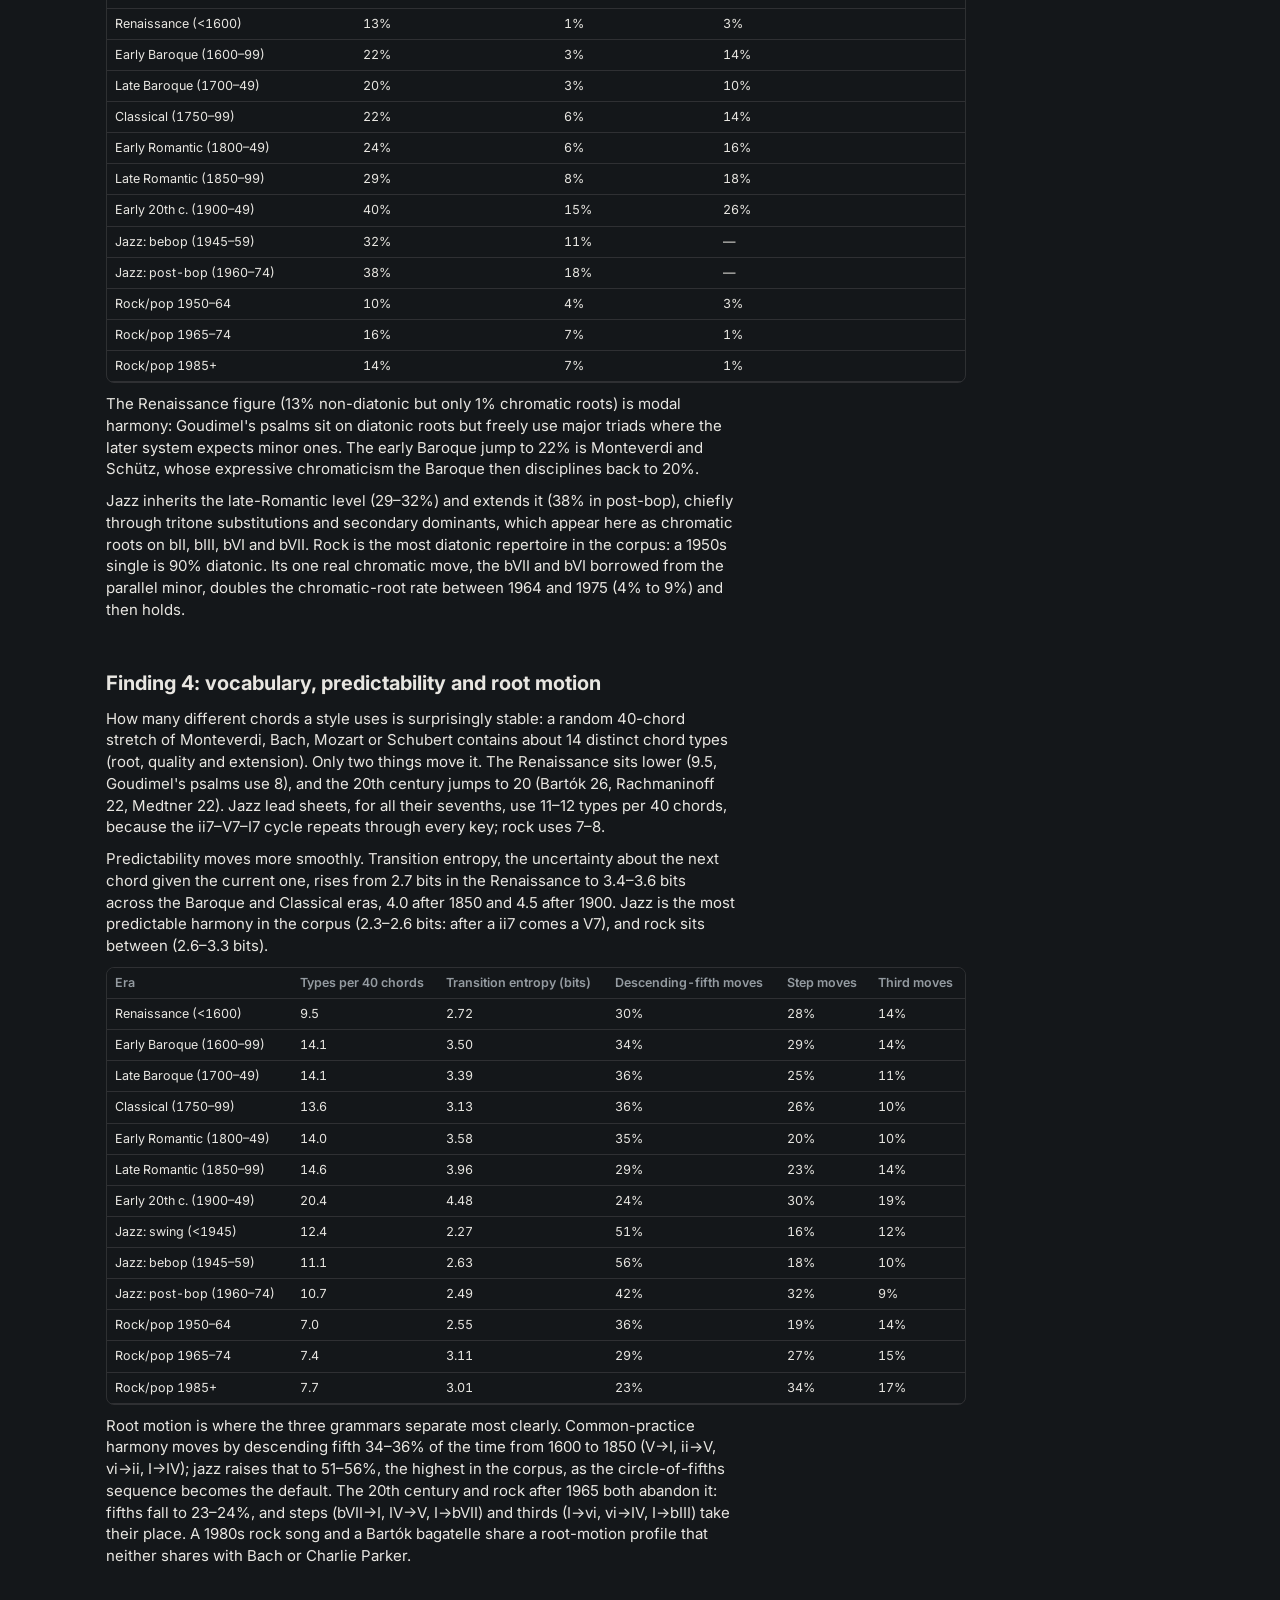
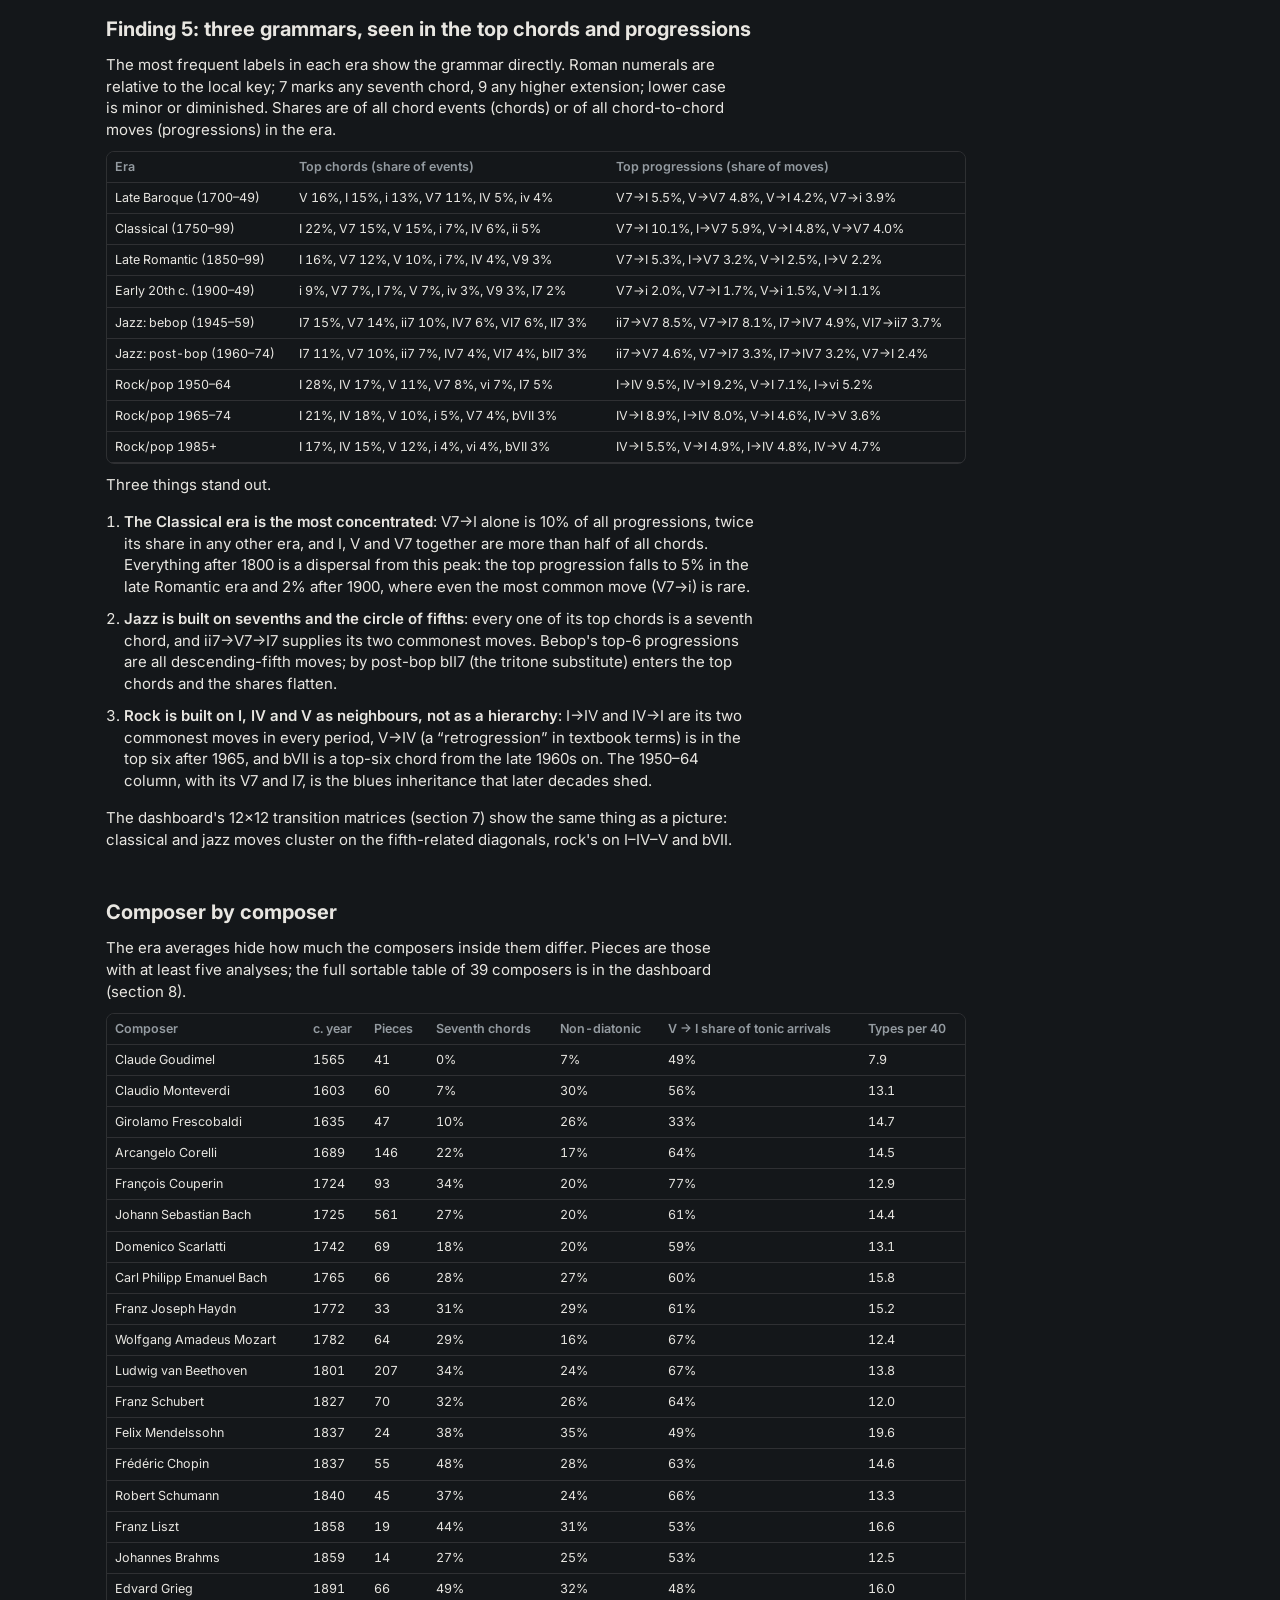
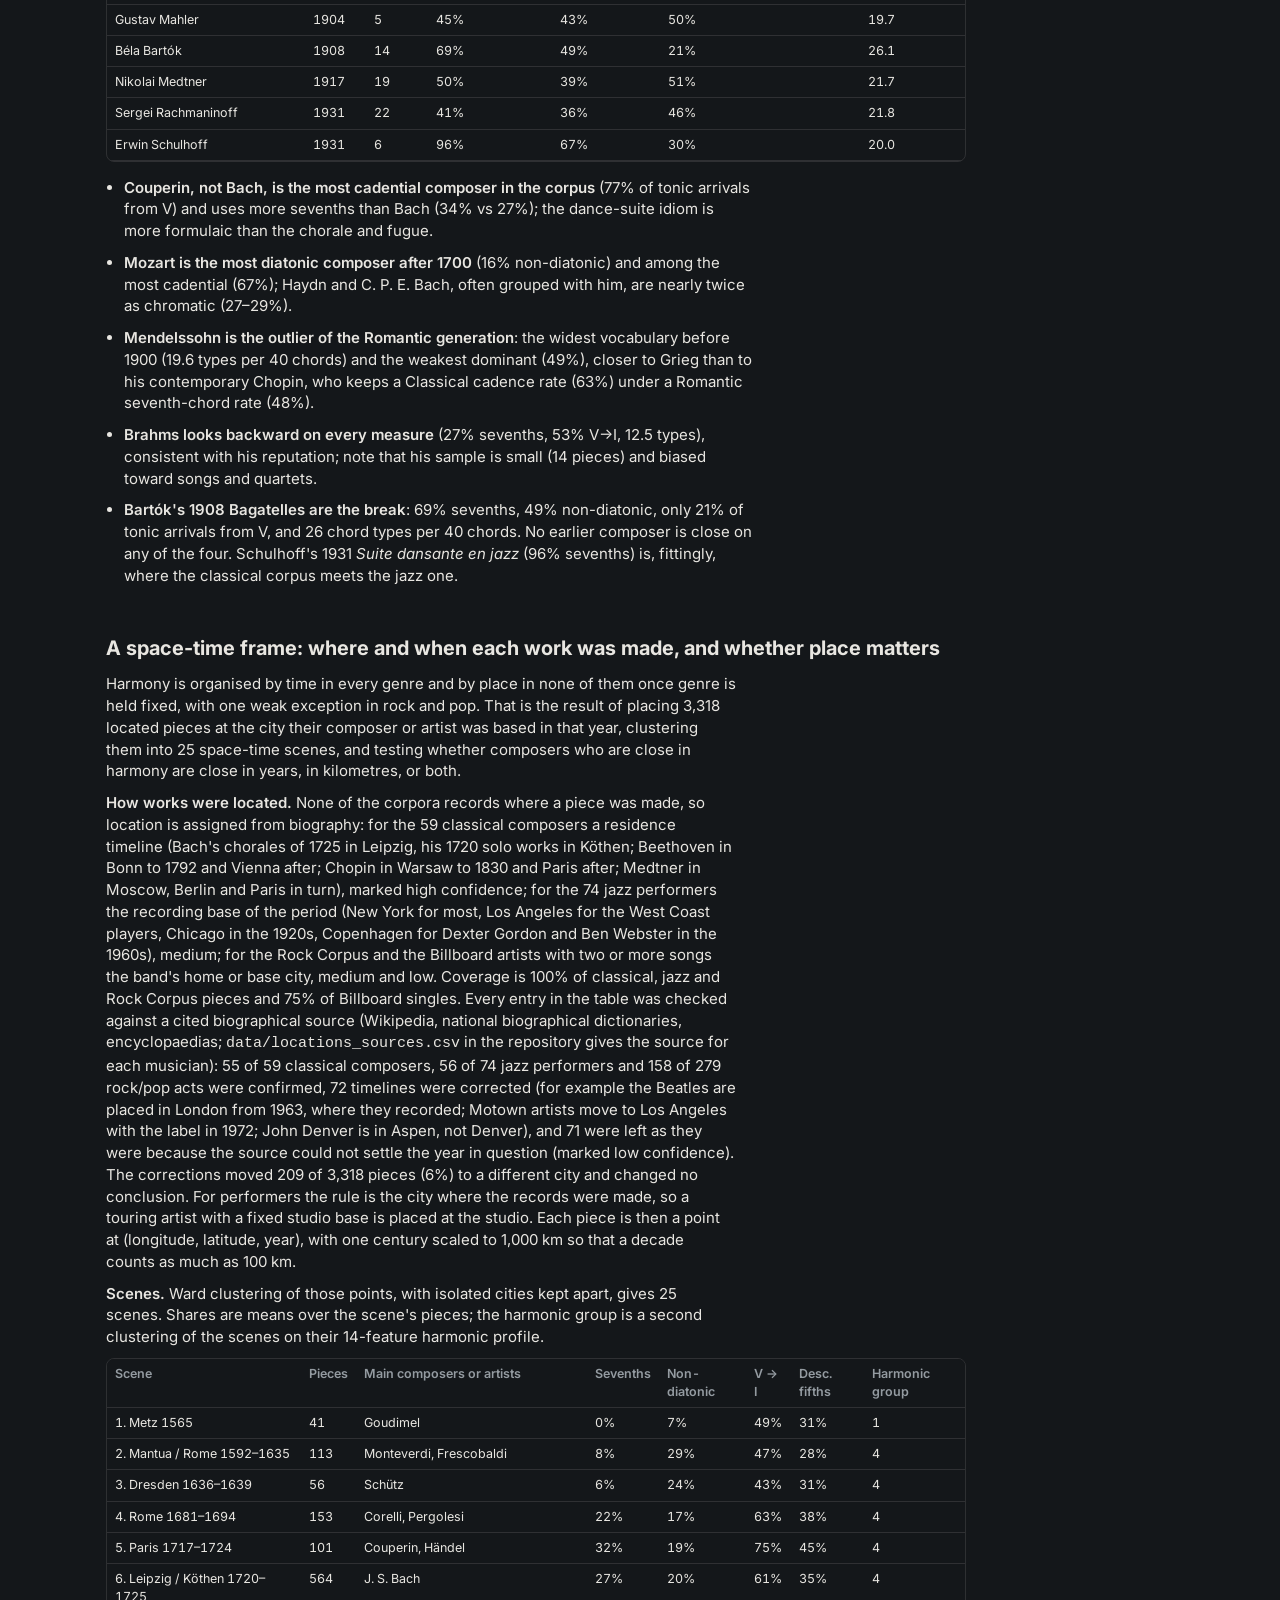
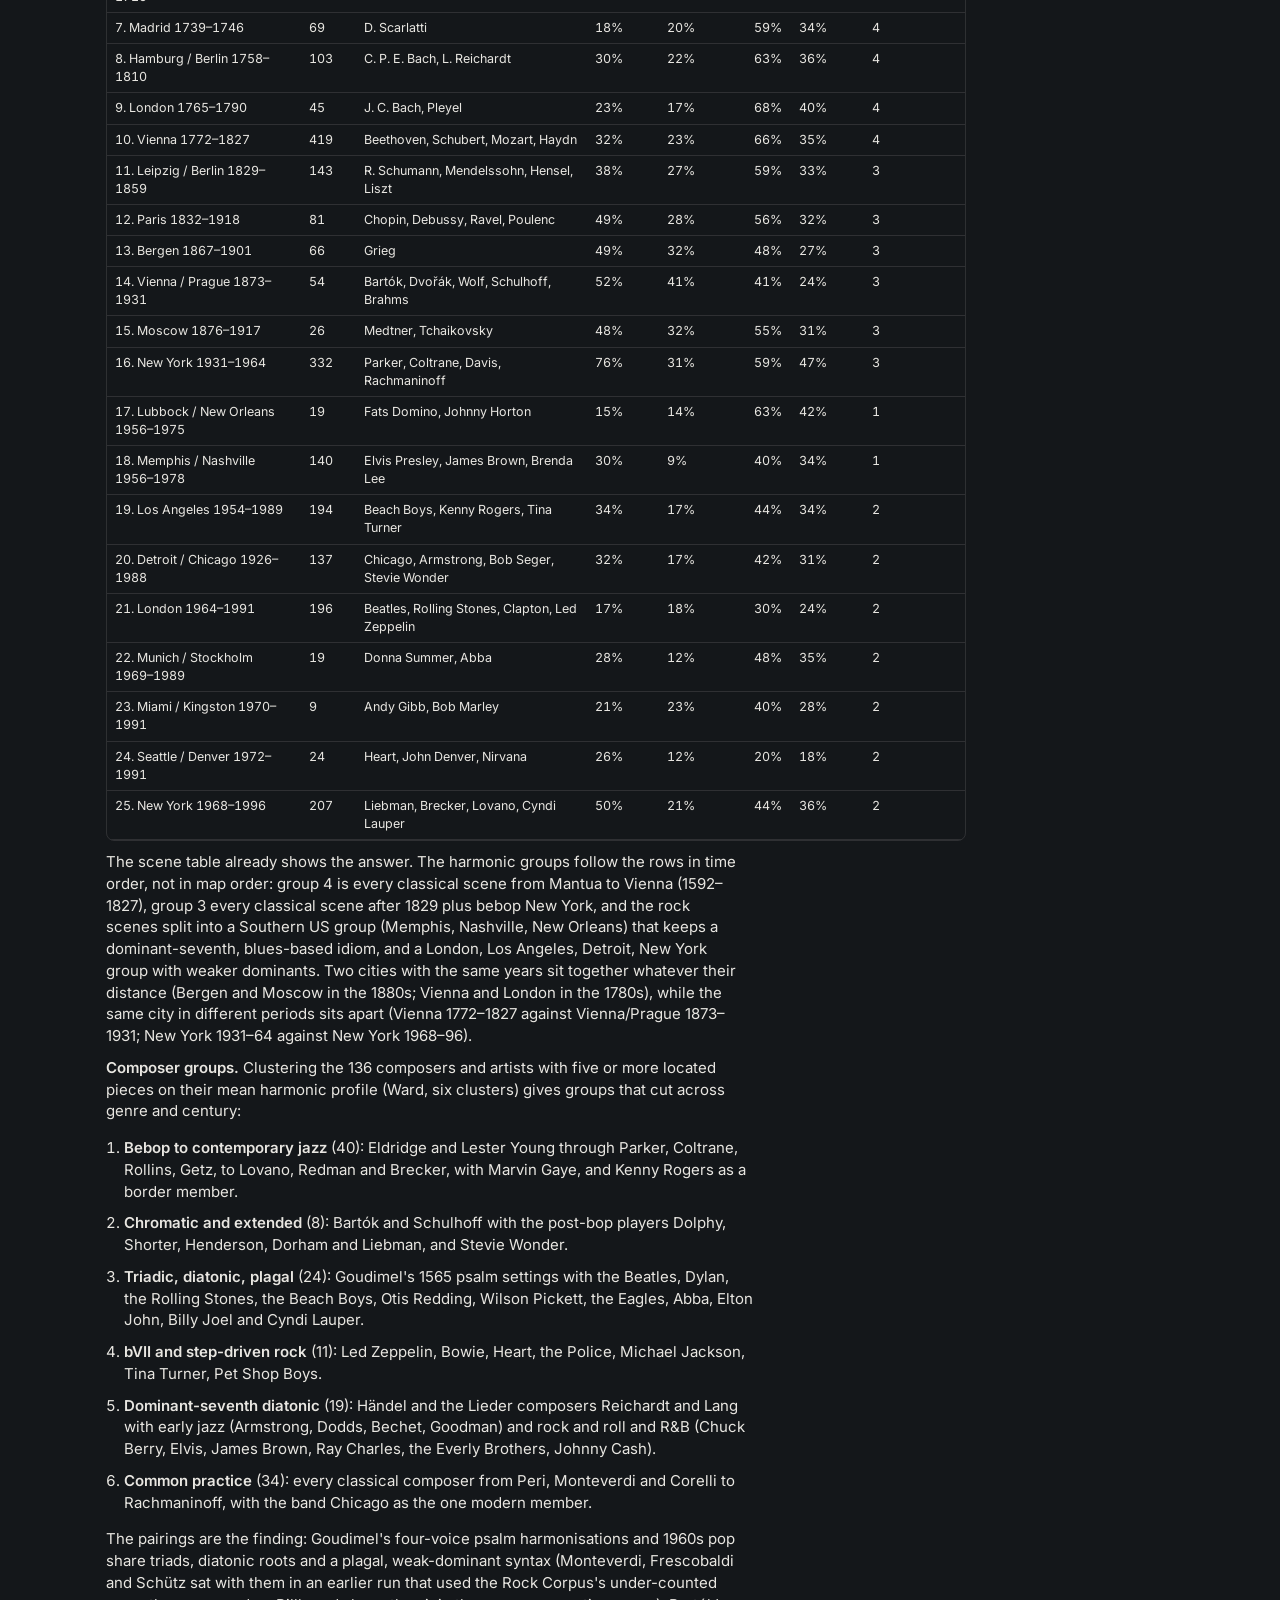
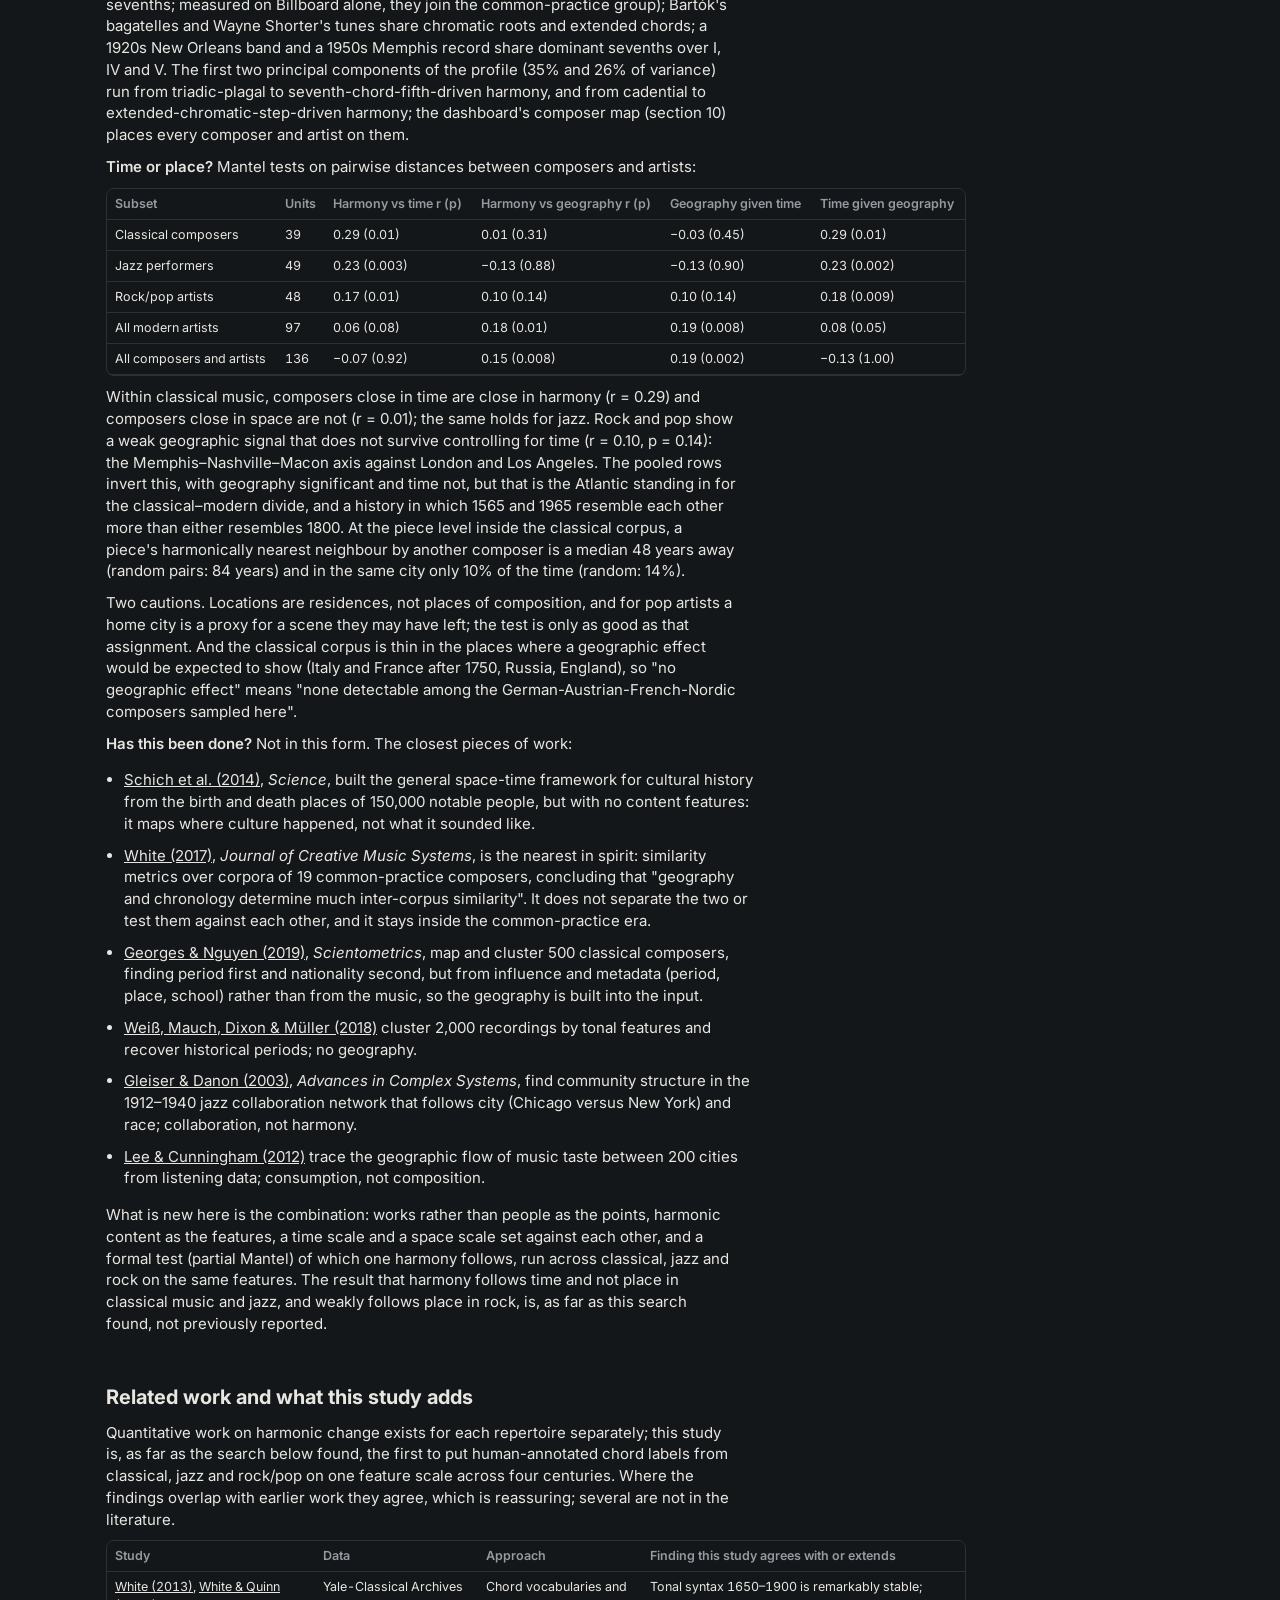
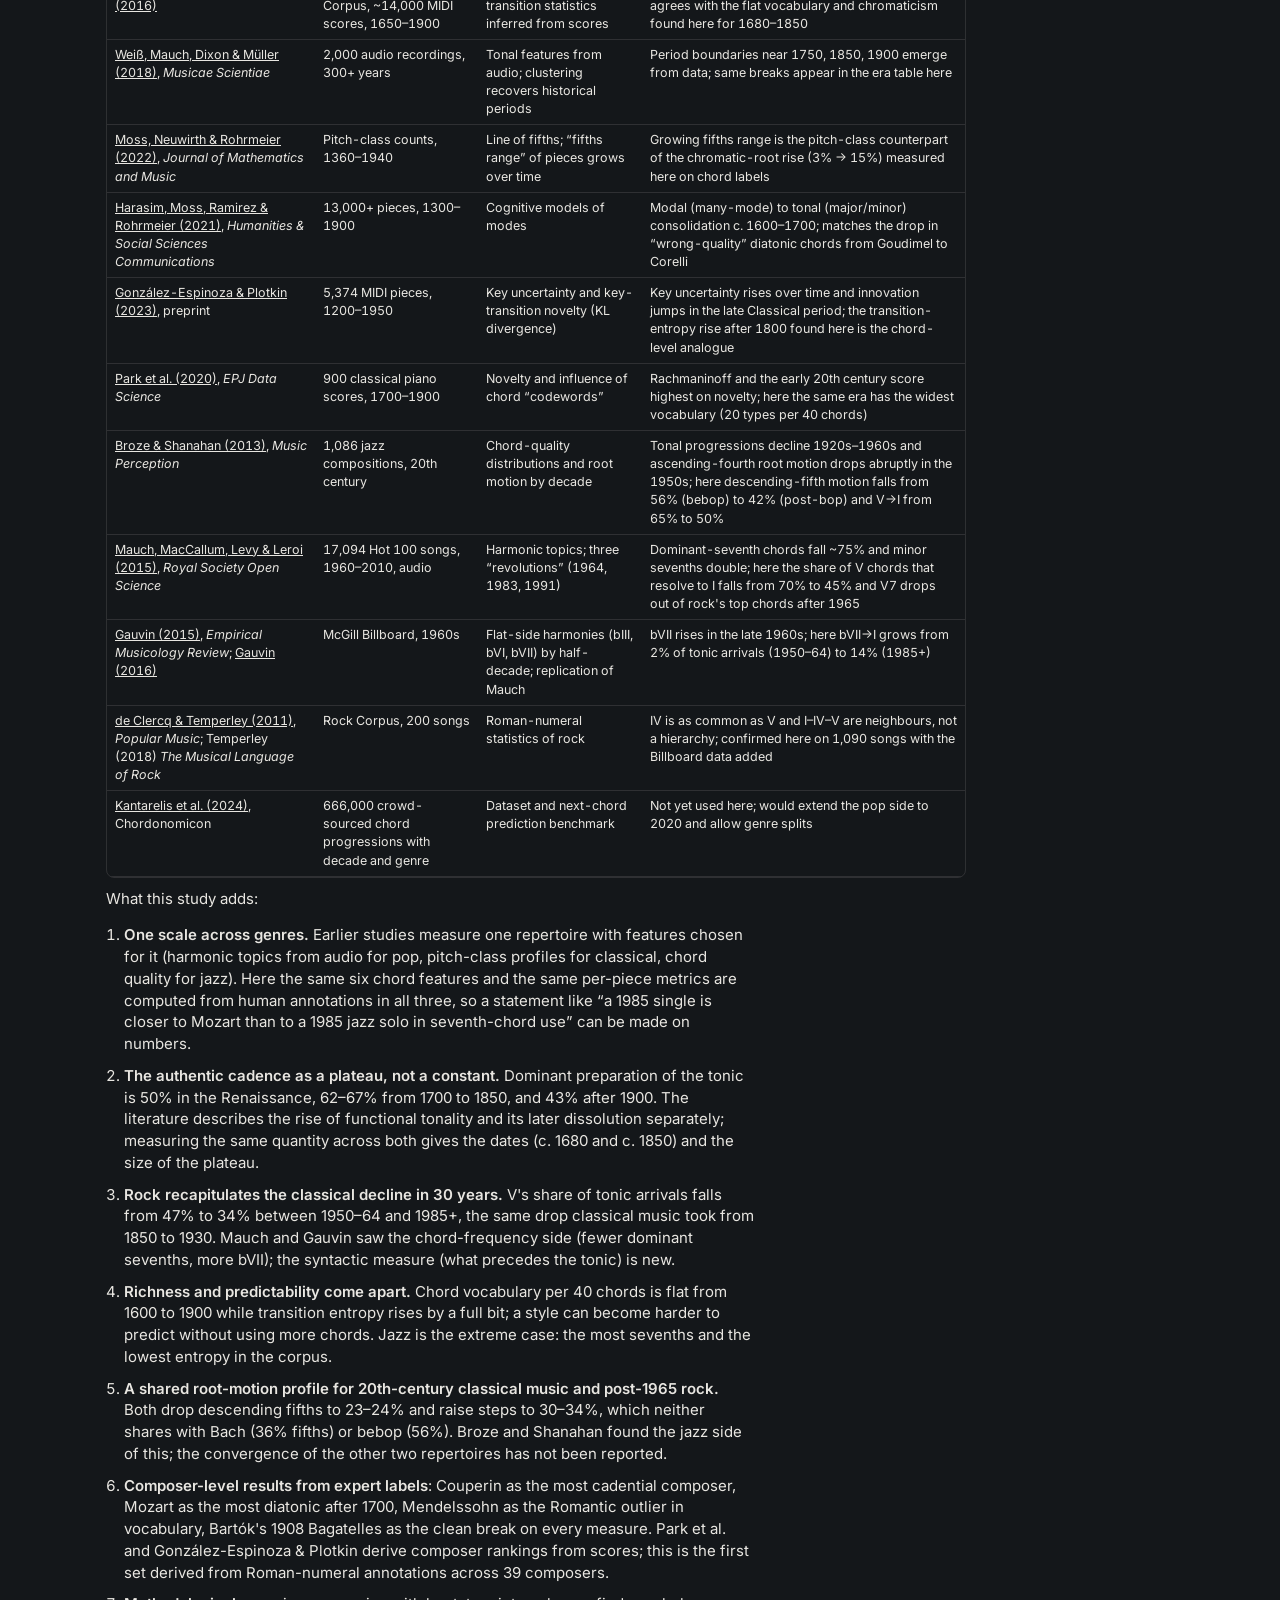
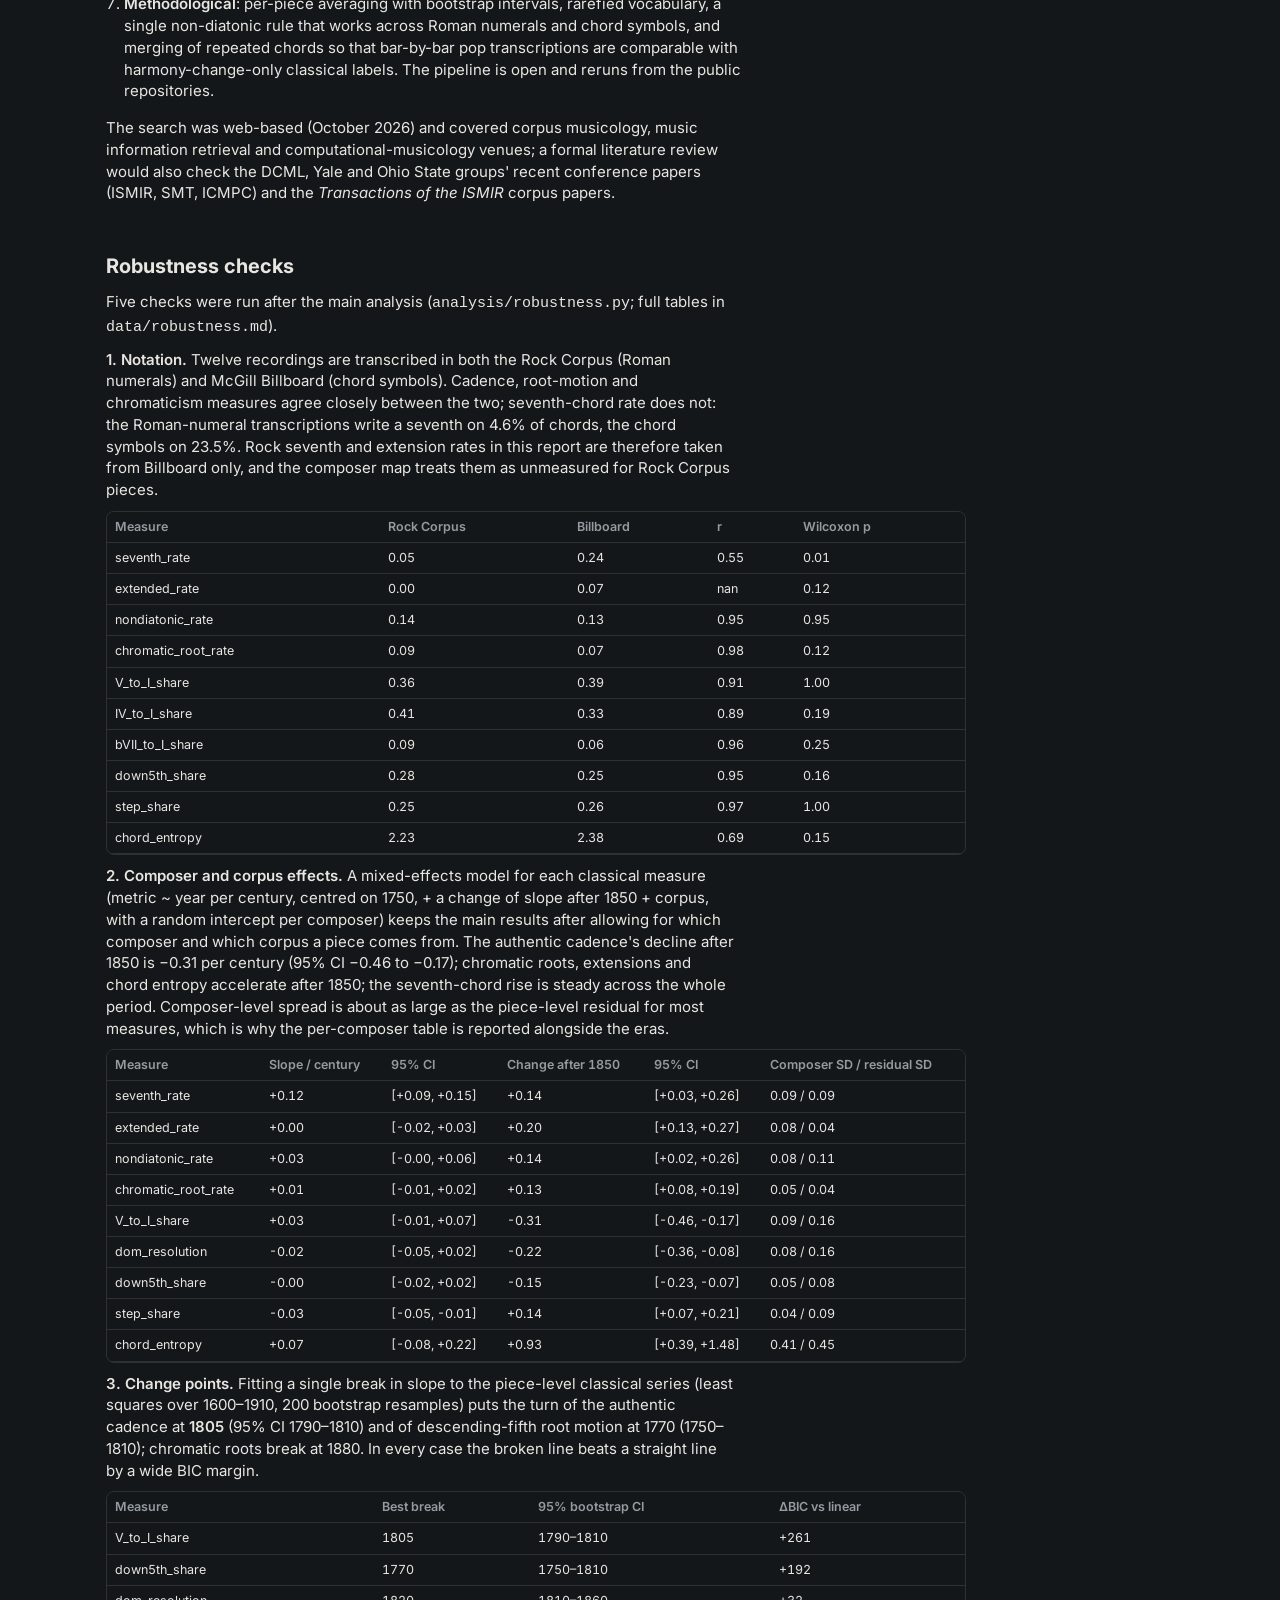
<file: report.html>
<!doctype html>
<html lang="en" class="doc">
<head>
  <meta charset="utf-8">
  <meta name="viewport" content="width=device-width, initial-scale=1, viewport-fit=cover">
  <title>Report · Harmony in Space and Time</title>
  <meta name="description" content="The full report: data, method, five findings on how harmony evolved from 1565 to 2007, composer-level results, the space-time analysis, related work, limitations and sources.">
  <link rel="preconnect" href="https://fonts.googleapis.com">
  <link rel="preconnect" href="https://fonts.gstatic.com" crossorigin>
  <link rel="stylesheet" href="https://fonts.googleapis.com/css2?family=Inter:wght@400;500;600;700&display=swap">
  <link rel="stylesheet" href="style.css?v=3">
  <style>:root { --iv: #0f766e; --bvii: #7c3aed; } :root[data-theme="dark"] { --iv: #4fd1c5; --bvii: #b794f6; }
  .doc .report { max-width: 860px; } .doc .report table { font-size: 12.5px; } .doc .report h2 { scroll-margin-top: 16px; }
  .doc .report .panelbox { margin: 14px 0; }</style>
</head>
<body class="doc">
<main>
  <div class="topbar">
    <div><p class="eyebrow">Report · 1565 – 2007</p><h1>Chord Evolution Report</h1></div>
    <div class="links"><a href="index.html">◀ Space-time cube</a><a href="findings.html">Findings &amp; charts</a><a href="composers.html">Composer map 3D</a><a href="https://github.com/ShaneM73/harmony-space-time" target="_blank" rel="noopener">GitHub ↗</a><button id="themeBtn" class="btn ghost" type="button">Dark theme</button></div>
  </div>
  <nav><a href="#summary">Summary</a><a href="#data">Data</a><a href="#method">Method</a><a href="#finding-1-seventh-chords-go-from-exception-to-default">Finding 1</a><a href="#finding-2-the-dominant-loses-its-grip">Finding 2</a><a href="#finding-3-chromaticism-is-flat-for-two-centuries-then-climbs">Finding 3</a><a href="#finding-4-vocabulary-predictability-and-root-motion">Finding 4</a><a href="#finding-5-three-grammars-seen-in-the-top-chords-and-progressions">Finding 5</a><a href="#composer-by-composer">Composer by composer</a><a href="#a-space-time-frame-where-and-when-each-work-was-made-and-whether-place-matters">A space-time frame</a><a href="#related-work-and-what-this-study-adds">Related work and what this study adds</a><a href="#robustness">Robustness</a><a href="#limitations-and-next-steps">Limitations and next steps</a><a href="#sources-and-code">Sources and code</a></nav>
  <article class="report">
<p class="muted small">2026-10-28 · Xin (Shane) Miao, Missouri State University</p>
<h2 id="summary">Summary</h2>
<p>Across 3,539 analysed pieces and 411,490 chord events from 1565 to 2007, Western harmony shows one long, measurable drift: chords get richer, the key gets looser, and the dominant stops being the only way home.</p>
<ul><li><p><strong>Seventh chords</strong> rise from 2% of chord events in the Renaissance to 27% in the late Baroque, 43% in the late Romantic era and 54% in early-20th-century classical music; jazz pushes them to 91% by bebop. Rock and pop run the other way, from 34% in 1950–64 to 24% after 1985 (Billboard chord symbols; the Rock Corpus under-records sevenths and is excluded from this measure), ending closer to Mozart than to Monk.</p></li><li><p><strong>The authentic cadence peaks around 1750–1850</strong>: 65% of all arrivals on the tonic come from V in the Classical era, then 52% after 1850 and 43% after 1900. Rock follows the same curve in 30 years: 47% in 1950–64, 34% after 1985, as IV→I (28–35%) and bVII→I (2% → 14%) take over.</p></li><li><p><strong>Chromaticism</strong> is flat for 200 years and then climbs: non-diatonic chords are 20–24% of events from Corelli to Schubert, 29% in the late Romantic era and 40% after 1900. Rock harmony is the most diatonic music in the corpus (10–16%).</p></li><li><p><strong>Vocabulary</strong> barely changes from 1600 to 1900 (about 14 distinct chord types per 40 chords) and then jumps to 20 after 1900; transition entropy, how unpredictable the next chord is, rises steadily from 2.7 bits (Renaissance) to 4.5 bits (1900–49).</p></li><li><p><strong>Three grammars</strong>: classical and jazz harmony run on descending fifths (30–36% and 42–56% of root moves); rock after 1965 runs on steps and thirds (step motion 27–34%), with I–IV–V and bVII as its core.</p></li></ul>
<p>The interactive version of every chart is in the <a href="findings.html">Harmony Across Four Centuries dashboard</a>.</p>
<h2 id="data">Data</h2>
<p>Five open corpora, all with human chord annotations, were combined. The classical side is expert Roman-numeral analysis; the modern side mixes Roman numerals (Rock Corpus) with chord symbols plus an annotated key (Billboard, Weimar).</p>
<div class="tbox" style="max-height:none"><table><thead><tr><th>Corpus</th><th>What it annotates</th><th>Pieces</th><th>Chord events</th><th>Years</th><th>Dating</th></tr></thead><tbody><tr><td><a href="https://github.com/DCMLab/distant_listening_corpus">DCML Distant Listening Corpus</a></td><td>Roman numerals with chord type, applied root, local key, cadences; 36 composers, Peri to Schulhoff</td><td>1,280</td><td>206,289</td><td>1590–1931</td><td>composition date in metadata</td></tr><tr><td><a href="https://github.com/MarkGotham/When-in-Rome">When in Rome</a> (pieces not already in DCML)</td><td>Roman numerals: 371 Bach chorales, Goudimel psalms, Monteverdi madrigals, WTC, Haydn quartets, remaining Beethoven sonatas, ~180 Lieder</td><td>778</td><td>74,596</td><td>1565–1915</td><td>assigned from opus or collection</td></tr><tr><td><a href="https://rockcorpus.midside.com/">Rock Corpus (RS200)</a></td><td>Roman-numeral analyses of 200 Rolling Stone-list songs by de Clercq and Temperley</td><td>193</td><td>18,247</td><td>1949–2002</td><td>release year</td></tr><tr><td><a href="https://ddmal.music.mcgill.ca/research/The_McGill_Billboard_Project_(Chord_Analysis_Dataset)/">McGill Billboard</a></td><td>Chord symbols with tonic for Hot 100 singles</td><td>876</td><td>84,413</td><td>1958–1991</td><td>chart date</td></tr><tr><td><a href="https://jazzomat.hfm-weimar.de/dbformat/dboverview.html">Weimar Jazz Database</a></td><td>Lead-sheet changes behind 456 transcribed solos, with key and style</td><td>412</td><td>27,945</td><td>1925–2007</td><td>recording date</td></tr></tbody></table></div>
<p>All modern corpora were taken from the <a href="https://github.com/smashub/choco">ChoCo</a> collection, which bundles them in their original formats. Pieces were kept if they had at least 8 chord events after merging repeats. Counts above are after merging.</p>
<h2 id="method">Method</h2>
<p>Every chord label, whatever its source notation, was reduced to the same six features so that a Bach chorale, a Coltrane change and a Billboard single can be compared on one scale.</p>
<ol><li><p><strong>Root as a scale degree</strong>: semitones above the local tonic (0–11). DCML gives the root relative to the local key directly; When-in-Rome labels were parsed with music21; Rock Corpus files carry it; Billboard and Weimar chord roots were subtracted from the annotated tonic.</p></li><li><p><strong>Quality</strong>: major, minor, diminished, augmented, suspended, power chord, augmented sixth.</p></li><li><p><strong>Extension</strong>: triad, seventh, or ninth and above (including added ninths, elevenths, thirteenths and altered dominants).</p></li><li><p><strong>Non-diatonic</strong>: the root is outside the local key, or the quality is not the one the key supplies (a major II, a minor IV, a major bVI). In minor, the raised leading tone and both forms of V count as diatonic. This one rule catches secondary dominants, modal mixture, Neapolitans and augmented sixths in every corpus; the stricter “chromatic root” count is reported alongside it.</p></li><li><p><strong>Applied chord and inversion</strong>: taken from the Roman-numeral corpora only (DCML, When in Rome, Rock Corpus); Billboard slash chords were read as inversions.</p></li><li><p><strong>Duration in beats</strong>: notated quarter-note beats for classical, bar positions for the modern transcriptions.</p></li></ol>
<p>Consecutive identical chords within a piece were merged, which matters for pop transcriptions that write one symbol per bar (Billboard shrank from 112k to 84k events). Mode was taken from the annotated global key, or for Billboard and Weimar inferred from the quality of chords built on the tonic.</p>
<p>Every rate is computed per piece first and then averaged over pieces, so long works do not dominate. Intervals are the 2.5th–97.5th percentiles of 400 bootstrap resamples of pieces. Transitions are counted within pieces only. Era bins are 25-year composition-date windows for classical music, decades for jazz and rock/pop; named eras are coarser groupings of the same bins. Transition entropy is H(next chord | current chord) over Roman-numeral-plus-extension labels, pooled over the era. Vocabulary is the expected number of distinct labels in a random sample of 40 chords from a piece (rarefaction, so long pieces are not favoured).</p>
<p>Code: <code>load_dcml.py</code>, <code>load_wir.py</code>, <code>load_modern.py</code> build the unified table; <code>analyze.py</code> computes everything above; <code>export_dash.py</code> writes the dashboard tables.</p>
<h2 id="finding-1-seventh-chords-go-from-exception-to-default">Finding 1: seventh chords go from exception to default</h2>
<div class="panelbox"><div class="key"><span><i style="background:var(--classical)"></i>Classical</span><span><i style="background:var(--jazz)"></i>Jazz</span><span><i style="background:var(--rock)"></i>Rock &amp; pop</span></div><div class="chart" id="ch-seventh"></div><p class="small muted">Share of chord events with a seventh or higher extension; 95% bootstrap bands. Computed from the five corpora; bins with fewer than 3 pieces omitted.</p></div>
<p>The classical line rises almost monotonically for 350 years. Goudimel&#39;s 1565 psalm settings contain virtually no sevenths; Monteverdi and Schütz use them in 5–8% of chords; Corelli&#39;s trio sonatas (1680s) jump to 22%, and from Bach to Beethoven the figure sits at 25–34%. The Romantic generation (Chopin 48%, Grieg 49%, Tchaikovsky 46%) pushes it past 40%, and the early 20th century (Medtner 50%, Bartók 69%, Schulhoff 96%) past 50%. Extensions above the seventh follow later and faster: under 2% until 1800, 3% in the early Romantic era, 7% after 1850 and 18% after 1900.</p>
<p>Jazz starts where late Romanticism ends. Swing-era lead sheets already carry sevenths on 63% of chords; by bebop (1945–59) it is 91%, after which the figure plateaus. What keeps changing in jazz is the extension layer: ninths and above rise from under 1% in the swing era to 12% in the modal and post-bop years, the same move classical music made between 1850 and 1930.</p>
<p>Rock and pop go the other way. Measured on the Billboard chord symbols, sevenths fall from 34% of chords in 1950–64 (doo-wop, R&amp;B and rock and roll still carry the blues dominant seventh) to 29% in 1965–74, 27% in 1975–84 and 24% after 1985, while extended chords rise slowly from 3% to 8%. On this measure a Billboard single of 1985 is closer to a Mozart sonata than to anything recorded by a jazz quintet the same year. The Rock Corpus is excluded from this one measure: its Roman-numeral annotations write a seventh only when it is salient, and for twelve recordings transcribed in both corpora it reports 4.6% sevenths against Billboard&#39;s 23.5% (see Robustness checks); every other measure agrees between the two corpora at r = 0.89–0.98.</p>
<h2 id="finding-2-the-dominant-loses-its-grip">Finding 2: the dominant loses its grip</h2>
<div class="panelbox"><div class="key"><span><i style="background:var(--classical)"></i>Classical</span><span><i style="background:var(--jazz)"></i>Jazz</span><span><i style="background:var(--rock)"></i>Rock &amp; pop</span></div><div class="chart" id="ch-vtoi-genre"></div><p class="small muted">Of all moves onto a tonic chord, the share that come from V; 95% bootstrap bands. Computed from the five corpora; bins with fewer than 3 pieces omitted.</p></div>
<p>The authentic cadence is a Baroque-to-Classical achievement, not a constant. In the Renaissance and early Baroque, half of all tonic arrivals come from V and a fifth come from IV (plagal and modal motion). By Corelli (1680s) V supplies 64% of them, and from Bach to Beethoven the figure holds at 62–67%, with IV down to 7–9%. After 1850 it slides: 54% in 1850–74, 51% in 1875–99, 42% after 1900. The complementary question, whether a major V chord goes on to I at all, tells the same story: 63–66% of the time from 1700 to 1850, 55% in the late Romantic era, 51% after 1900.</p>
<div class="tbox" style="max-height:none"><table><thead><tr><th>Era</th><th>Tonic arrivals from V</th><th>from IV</th><th>from bVII</th><th>V goes on to I</th></tr></thead><tbody><tr><td>Renaissance (&lt;1600)</td><td>50%</td><td>22%</td><td>3%</td><td>70%</td></tr><tr><td>Late Baroque (1700–49)</td><td>63%</td><td>7%</td><td>1%</td><td>63%</td></tr><tr><td>Classical (1750–99)</td><td>65%</td><td>8%</td><td>0%</td><td>66%</td></tr><tr><td>Early Romantic (1800–49)</td><td>64%</td><td>9%</td><td>0%</td><td>65%</td></tr><tr><td>Late Romantic (1850–99)</td><td>52%</td><td>10%</td><td>1%</td><td>55%</td></tr><tr><td>Early 20th c. (1900–49)</td><td>43%</td><td>9%</td><td>4%</td><td>51%</td></tr><tr><td>Jazz: bebop (1945–59)</td><td>65%</td><td>15%</td><td>3%</td><td>85%</td></tr><tr><td>Jazz: post-bop (1960–74)</td><td>50%</td><td>12%</td><td>6%</td><td>77%</td></tr><tr><td>Rock/pop 1950–64</td><td>47%</td><td>34%</td><td>2%</td><td>70%</td></tr><tr><td>Rock/pop 1965–74</td><td>36%</td><td>35%</td><td>6%</td><td>61%</td></tr><tr><td>Rock/pop 1985+</td><td>34%</td><td>28%</td><td>14%</td><td>45%</td></tr></tbody></table></div>
<p>Jazz keeps the dominant longer and more strictly than any classical era: in bebop a V7 resolves to I 85% of the time, because ii–V–I is the unit of the language. The modal turn after 1960 cuts V→I to 50% of tonic arrivals and lets bVII→I and IV→I grow.</p>
<p>Rock compresses three centuries of classical drift into thirty years. In 1950–64 (early rock and roll, doo-wop, Motown) V still prepares nearly half of tonic arrivals and IV a third. From 1965 the two are equal, and by the 1980s IV→I is the commonest way home, bVII→I has gone from 2% to 14%, and a V chord goes on to I less than half the time. The “dominant” has become one option among I, IV, V and bVII rather than the hinge of the key.</p>
<h2 id="finding-3-chromaticism-is-flat-for-two-centuries-then-climbs">Finding 3: chromaticism is flat for two centuries, then climbs</h2>
<p>The share of non-diatonic chords (root outside the key, or the wrong quality for its degree) barely moves between 1680 and 1850: 20% in the late Baroque, 22% in the Classical era, 24% in the early Romantic era. The chromatic harmony we associate with Wagner and Liszt shows up as a step rather than a slope: 29% after 1850, 40% after 1900. The stricter count, chords whose root itself is foreign to the key, tells the same story at a smaller scale: 3% from 1600 to 1750, 6% from 1750 to 1850, 8% in the late Romantic era, 15% after 1900.</p>
<div class="tbox" style="max-height:none"><table><thead><tr><th>Era</th><th>Non-diatonic chords</th><th>Chromatic roots</th><th>Applied chords (V/x, vii°/x)</th></tr></thead><tbody><tr><td>Renaissance (&lt;1600)</td><td>13%</td><td>1%</td><td>3%</td></tr><tr><td>Early Baroque (1600–99)</td><td>22%</td><td>3%</td><td>14%</td></tr><tr><td>Late Baroque (1700–49)</td><td>20%</td><td>3%</td><td>10%</td></tr><tr><td>Classical (1750–99)</td><td>22%</td><td>6%</td><td>14%</td></tr><tr><td>Early Romantic (1800–49)</td><td>24%</td><td>6%</td><td>16%</td></tr><tr><td>Late Romantic (1850–99)</td><td>29%</td><td>8%</td><td>18%</td></tr><tr><td>Early 20th c. (1900–49)</td><td>40%</td><td>15%</td><td>26%</td></tr><tr><td>Jazz: bebop (1945–59)</td><td>32%</td><td>11%</td><td>—</td></tr><tr><td>Jazz: post-bop (1960–74)</td><td>38%</td><td>18%</td><td>—</td></tr><tr><td>Rock/pop 1950–64</td><td>10%</td><td>4%</td><td>3%</td></tr><tr><td>Rock/pop 1965–74</td><td>16%</td><td>7%</td><td>1%</td></tr><tr><td>Rock/pop 1985+</td><td>14%</td><td>7%</td><td>1%</td></tr></tbody></table></div>
<p>The Renaissance figure (13% non-diatonic but only 1% chromatic roots) is modal harmony: Goudimel&#39;s psalms sit on diatonic roots but freely use major triads where the later system expects minor ones. The early Baroque jump to 22% is Monteverdi and Schütz, whose expressive chromaticism the Baroque then disciplines back to 20%.</p>
<p>Jazz inherits the late-Romantic level (29–32%) and extends it (38% in post-bop), chiefly through tritone substitutions and secondary dominants, which appear here as chromatic roots on bII, bIII, bVI and bVII. Rock is the most diatonic repertoire in the corpus: a 1950s single is 90% diatonic. Its one real chromatic move, the bVII and bVI borrowed from the parallel minor, doubles the chromatic-root rate between 1964 and 1975 (4% to 9%) and then holds.</p>
<h2 id="finding-4-vocabulary-predictability-and-root-motion">Finding 4: vocabulary, predictability and root motion</h2>
<p>How many different chords a style uses is surprisingly stable: a random 40-chord stretch of Monteverdi, Bach, Mozart or Schubert contains about 14 distinct chord types (root, quality and extension). Only two things move it. The Renaissance sits lower (9.5, Goudimel&#39;s psalms use 8), and the 20th century jumps to 20 (Bartók 26, Rachmaninoff 22, Medtner 22). Jazz lead sheets, for all their sevenths, use 11–12 types per 40 chords, because the ii7–V7–I7 cycle repeats through every key; rock uses 7–8.</p>
<p>Predictability moves more smoothly. Transition entropy, the uncertainty about the next chord given the current one, rises from 2.7 bits in the Renaissance to 3.4–3.6 bits across the Baroque and Classical eras, 4.0 after 1850 and 4.5 after 1900. Jazz is the most predictable harmony in the corpus (2.3–2.6 bits: after a ii7 comes a V7), and rock sits between (2.6–3.3 bits).</p>
<div class="tbox" style="max-height:none"><table><thead><tr><th>Era</th><th>Types per 40 chords</th><th>Transition entropy (bits)</th><th>Descending-fifth moves</th><th>Step moves</th><th>Third moves</th></tr></thead><tbody><tr><td>Renaissance (&lt;1600)</td><td>9.5</td><td>2.72</td><td>30%</td><td>28%</td><td>14%</td></tr><tr><td>Early Baroque (1600–99)</td><td>14.1</td><td>3.50</td><td>34%</td><td>29%</td><td>14%</td></tr><tr><td>Late Baroque (1700–49)</td><td>14.1</td><td>3.39</td><td>36%</td><td>25%</td><td>11%</td></tr><tr><td>Classical (1750–99)</td><td>13.6</td><td>3.13</td><td>36%</td><td>26%</td><td>10%</td></tr><tr><td>Early Romantic (1800–49)</td><td>14.0</td><td>3.58</td><td>35%</td><td>20%</td><td>10%</td></tr><tr><td>Late Romantic (1850–99)</td><td>14.6</td><td>3.96</td><td>29%</td><td>23%</td><td>14%</td></tr><tr><td>Early 20th c. (1900–49)</td><td>20.4</td><td>4.48</td><td>24%</td><td>30%</td><td>19%</td></tr><tr><td>Jazz: swing (&lt;1945)</td><td>12.4</td><td>2.27</td><td>51%</td><td>16%</td><td>12%</td></tr><tr><td>Jazz: bebop (1945–59)</td><td>11.1</td><td>2.63</td><td>56%</td><td>18%</td><td>10%</td></tr><tr><td>Jazz: post-bop (1960–74)</td><td>10.7</td><td>2.49</td><td>42%</td><td>32%</td><td>9%</td></tr><tr><td>Rock/pop 1950–64</td><td>7.0</td><td>2.55</td><td>36%</td><td>19%</td><td>14%</td></tr><tr><td>Rock/pop 1965–74</td><td>7.4</td><td>3.11</td><td>29%</td><td>27%</td><td>15%</td></tr><tr><td>Rock/pop 1985+</td><td>7.7</td><td>3.01</td><td>23%</td><td>34%</td><td>17%</td></tr></tbody></table></div>
<p>Root motion is where the three grammars separate most clearly. Common-practice harmony moves by descending fifth 34–36% of the time from 1600 to 1850 (V→I, ii→V, vi→ii, I→IV); jazz raises that to 51–56%, the highest in the corpus, as the circle-of-fifths sequence becomes the default. The 20th century and rock after 1965 both abandon it: fifths fall to 23–24%, and steps (bVII→I, IV→V, I→bVII) and thirds (I→vi, vi→IV, I→bIII) take their place. A 1980s rock song and a Bartók bagatelle share a root-motion profile that neither shares with Bach or Charlie Parker.</p>
<h2 id="finding-5-three-grammars-seen-in-the-top-chords-and-progressions">Finding 5: three grammars, seen in the top chords and progressions</h2>
<p>The most frequent labels in each era show the grammar directly. Roman numerals are relative to the local key; 7 marks any seventh chord, 9 any higher extension; lower case is minor or diminished. Shares are of all chord events (chords) or of all chord-to-chord moves (progressions) in the era.</p>
<div class="tbox" style="max-height:none"><table><thead><tr><th>Era</th><th>Top chords (share of events)</th><th>Top progressions (share of moves)</th></tr></thead><tbody><tr><td>Late Baroque (1700–49)</td><td>V 16%, I 15%, i 13%, V7 11%, IV 5%, iv 4%</td><td>V7→I 5.5%, V→V7 4.8%, V→I 4.2%, V7→i 3.9%</td></tr><tr><td>Classical (1750–99)</td><td>I 22%, V7 15%, V 15%, i 7%, IV 6%, ii 5%</td><td>V7→I 10.1%, I→V7 5.9%, V→I 4.8%, V→V7 4.0%</td></tr><tr><td>Late Romantic (1850–99)</td><td>I 16%, V7 12%, V 10%, i 7%, IV 4%, V9 3%</td><td>V7→I 5.3%, I→V7 3.2%, V→I 2.5%, I→V 2.2%</td></tr><tr><td>Early 20th c. (1900–49)</td><td>i 9%, V7 7%, I 7%, V 7%, iv 3%, V9 3%, I7 2%</td><td>V7→i 2.0%, V7→I 1.7%, V→i 1.5%, V→I 1.1%</td></tr><tr><td>Jazz: bebop (1945–59)</td><td>I7 15%, V7 14%, ii7 10%, IV7 6%, VI7 6%, II7 3%</td><td>ii7→V7 8.5%, V7→I7 8.1%, I7→IV7 4.9%, VI7→ii7 3.7%</td></tr><tr><td>Jazz: post-bop (1960–74)</td><td>I7 11%, V7 10%, ii7 7%, IV7 4%, VI7 4%, bII7 3%</td><td>ii7→V7 4.6%, V7→I7 3.3%, I7→IV7 3.2%, V7→I 2.4%</td></tr><tr><td>Rock/pop 1950–64</td><td>I 28%, IV 17%, V 11%, V7 8%, vi 7%, I7 5%</td><td>I→IV 9.5%, IV→I 9.2%, V→I 7.1%, I→vi 5.2%</td></tr><tr><td>Rock/pop 1965–74</td><td>I 21%, IV 18%, V 10%, i 5%, V7 4%, bVII 3%</td><td>IV→I 8.9%, I→IV 8.0%, V→I 4.6%, IV→V 3.6%</td></tr><tr><td>Rock/pop 1985+</td><td>I 17%, IV 15%, V 12%, i 4%, vi 4%, bVII 3%</td><td>IV→I 5.5%, V→I 4.9%, I→IV 4.8%, IV→V 4.7%</td></tr></tbody></table></div>
<p>Three things stand out.</p>
<ol><li><p><strong>The Classical era is the most concentrated</strong>: V7→I alone is 10% of all progressions, twice its share in any other era, and I, V and V7 together are more than half of all chords. Everything after 1800 is a dispersal from this peak: the top progression falls to 5% in the late Romantic era and 2% after 1900, where even the most common move (V7→i) is rare.</p></li><li><p><strong>Jazz is built on sevenths and the circle of fifths</strong>: every one of its top chords is a seventh chord, and ii7→V7→I7 supplies its two commonest moves. Bebop&#39;s top-6 progressions are all descending-fifth moves; by post-bop bII7 (the tritone substitute) enters the top chords and the shares flatten.</p></li><li><p><strong>Rock is built on I, IV and V as neighbours, not as a hierarchy</strong>: I→IV and IV→I are its two commonest moves in every period, V→IV (a “retrogression” in textbook terms) is in the top six after 1965, and bVII is a top-six chord from the late 1960s on. The 1950–64 column, with its V7 and I7, is the blues inheritance that later decades shed.</p></li></ol>
<p>The dashboard&#39;s 12×12 transition matrices (section 7) show the same thing as a picture: classical and jazz moves cluster on the fifth-related diagonals, rock&#39;s on I–IV–V and bVII.</p>
<h2 id="composer-by-composer">Composer by composer</h2>
<p>The era averages hide how much the composers inside them differ. Pieces are those with at least five analyses; the full sortable table of 39 composers is in the dashboard (section 8).</p>
<div class="tbox" style="max-height:none"><table><thead><tr><th>Composer</th><th>c. year</th><th>Pieces</th><th>Seventh chords</th><th>Non-diatonic</th><th>V → I share of tonic arrivals</th><th>Types per 40</th></tr></thead><tbody><tr><td>Claude Goudimel</td><td>1565</td><td>41</td><td>0%</td><td>7%</td><td>49%</td><td>7.9</td></tr><tr><td>Claudio Monteverdi</td><td>1603</td><td>60</td><td>7%</td><td>30%</td><td>56%</td><td>13.1</td></tr><tr><td>Girolamo Frescobaldi</td><td>1635</td><td>47</td><td>10%</td><td>26%</td><td>33%</td><td>14.7</td></tr><tr><td>Arcangelo Corelli</td><td>1689</td><td>146</td><td>22%</td><td>17%</td><td>64%</td><td>14.5</td></tr><tr><td>François Couperin</td><td>1724</td><td>93</td><td>34%</td><td>20%</td><td>77%</td><td>12.9</td></tr><tr><td>Johann Sebastian Bach</td><td>1725</td><td>561</td><td>27%</td><td>20%</td><td>61%</td><td>14.4</td></tr><tr><td>Domenico Scarlatti</td><td>1742</td><td>69</td><td>18%</td><td>20%</td><td>59%</td><td>13.1</td></tr><tr><td>Carl Philipp Emanuel Bach</td><td>1765</td><td>66</td><td>28%</td><td>27%</td><td>60%</td><td>15.8</td></tr><tr><td>Franz Joseph Haydn</td><td>1772</td><td>33</td><td>31%</td><td>29%</td><td>61%</td><td>15.2</td></tr><tr><td>Wolfgang Amadeus Mozart</td><td>1782</td><td>64</td><td>29%</td><td>16%</td><td>67%</td><td>12.4</td></tr><tr><td>Ludwig van Beethoven</td><td>1801</td><td>207</td><td>34%</td><td>24%</td><td>67%</td><td>13.8</td></tr><tr><td>Franz Schubert</td><td>1827</td><td>70</td><td>32%</td><td>26%</td><td>64%</td><td>12.0</td></tr><tr><td>Felix Mendelssohn</td><td>1837</td><td>24</td><td>38%</td><td>35%</td><td>49%</td><td>19.6</td></tr><tr><td>Frédéric Chopin</td><td>1837</td><td>55</td><td>48%</td><td>28%</td><td>63%</td><td>14.6</td></tr><tr><td>Robert Schumann</td><td>1840</td><td>45</td><td>37%</td><td>24%</td><td>66%</td><td>13.3</td></tr><tr><td>Franz Liszt</td><td>1858</td><td>19</td><td>44%</td><td>31%</td><td>53%</td><td>16.6</td></tr><tr><td>Johannes Brahms</td><td>1859</td><td>14</td><td>27%</td><td>25%</td><td>53%</td><td>12.5</td></tr><tr><td>Edvard Grieg</td><td>1891</td><td>66</td><td>49%</td><td>32%</td><td>48%</td><td>16.0</td></tr><tr><td>Gustav Mahler</td><td>1904</td><td>5</td><td>45%</td><td>43%</td><td>50%</td><td>19.7</td></tr><tr><td>Béla Bartók</td><td>1908</td><td>14</td><td>69%</td><td>49%</td><td>21%</td><td>26.1</td></tr><tr><td>Nikolai Medtner</td><td>1917</td><td>19</td><td>50%</td><td>39%</td><td>51%</td><td>21.7</td></tr><tr><td>Sergei Rachmaninoff</td><td>1931</td><td>22</td><td>41%</td><td>36%</td><td>46%</td><td>21.8</td></tr><tr><td>Erwin Schulhoff</td><td>1931</td><td>6</td><td>96%</td><td>67%</td><td>30%</td><td>20.0</td></tr></tbody></table></div>
<ul><li><p><strong>Couperin, not Bach, is the most cadential composer in the corpus</strong> (77% of tonic arrivals from V) and uses more sevenths than Bach (34% vs 27%); the dance-suite idiom is more formulaic than the chorale and fugue.</p></li><li><p><strong>Mozart is the most diatonic composer after 1700</strong> (16% non-diatonic) and among the most cadential (67%); Haydn and C. P. E. Bach, often grouped with him, are nearly twice as chromatic (27–29%).</p></li><li><p><strong>Mendelssohn is the outlier of the Romantic generation</strong>: the widest vocabulary before 1900 (19.6 types per 40 chords) and the weakest dominant (49%), closer to Grieg than to his contemporary Chopin, who keeps a Classical cadence rate (63%) under a Romantic seventh-chord rate (48%).</p></li><li><p><strong>Brahms looks backward on every measure</strong> (27% sevenths, 53% V→I, 12.5 types), consistent with his reputation; note that his sample is small (14 pieces) and biased toward songs and quartets.</p></li><li><p><strong>Bartók&#39;s 1908 Bagatelles are the break</strong>: 69% sevenths, 49% non-diatonic, only 21% of tonic arrivals from V, and 26 chord types per 40 chords. No earlier composer is close on any of the four. Schulhoff&#39;s 1931 <em>Suite dansante en jazz</em> (96% sevenths) is, fittingly, where the classical corpus meets the jazz one.</p></li></ul>
<h2 id="a-space-time-frame-where-and-when-each-work-was-made-and-whether-place-matters">A space-time frame: where and when each work was made, and whether place matters</h2>
<p>Harmony is organised by time in every genre and by place in none of them once genre is held fixed, with one weak exception in rock and pop. That is the result of placing 3,318 located pieces at the city their composer or artist was based in that year, clustering them into 25 space-time scenes, and testing whether composers who are close in harmony are close in years, in kilometres, or both.</p>
<p><strong>How works were located.</strong> None of the corpora records where a piece was made, so location is assigned from biography: for the 59 classical composers a residence timeline (Bach&#39;s chorales of 1725 in Leipzig, his 1720 solo works in Köthen; Beethoven in Bonn to 1792 and Vienna after; Chopin in Warsaw to 1830 and Paris after; Medtner in Moscow, Berlin and Paris in turn), marked high confidence; for the 74 jazz performers the recording base of the period (New York for most, Los Angeles for the West Coast players, Chicago in the 1920s, Copenhagen for Dexter Gordon and Ben Webster in the 1960s), medium; for the Rock Corpus and the Billboard artists with two or more songs the band&#39;s home or base city, medium and low. Coverage is 100% of classical, jazz and Rock Corpus pieces and 75% of Billboard singles. Every entry in the table was checked against a cited biographical source (Wikipedia, national biographical dictionaries, encyclopaedias; <code>data/locations_sources.csv</code> in the repository gives the source for each musician): 55 of 59 classical composers, 56 of 74 jazz performers and 158 of 279 rock/pop acts were confirmed, 72 timelines were corrected (for example the Beatles are placed in London from 1963, where they recorded; Motown artists move to Los Angeles with the label in 1972; John Denver is in Aspen, not Denver), and 71 were left as they were because the source could not settle the year in question (marked low confidence). The corrections moved 209 of 3,318 pieces (6%) to a different city and changed no conclusion. For performers the rule is the city where the records were made, so a touring artist with a fixed studio base is placed at the studio. Each piece is then a point at (longitude, latitude, year), with one century scaled to 1,000 km so that a decade counts as much as 100 km.</p>
<p><strong>Scenes.</strong> Ward clustering of those points, with isolated cities kept apart, gives 25 scenes. Shares are means over the scene&#39;s pieces; the harmonic group is a second clustering of the scenes on their 14-feature harmonic profile.</p>
<div class="tbox" style="max-height:none"><table><thead><tr><th>Scene</th><th>Pieces</th><th>Main composers or artists</th><th>Sevenths</th><th>Non-diatonic</th><th>V → I</th><th>Desc. fifths</th><th>Harmonic group</th></tr></thead><tbody><tr><td>1. Metz 1565</td><td>41</td><td>Goudimel</td><td>0%</td><td>7%</td><td>49%</td><td>31%</td><td>1</td></tr><tr><td>2. Mantua / Rome 1592–1635</td><td>113</td><td>Monteverdi, Frescobaldi</td><td>8%</td><td>29%</td><td>47%</td><td>28%</td><td>4</td></tr><tr><td>3. Dresden 1636–1639</td><td>56</td><td>Schütz</td><td>6%</td><td>24%</td><td>43%</td><td>31%</td><td>4</td></tr><tr><td>4. Rome 1681–1694</td><td>153</td><td>Corelli, Pergolesi</td><td>22%</td><td>17%</td><td>63%</td><td>38%</td><td>4</td></tr><tr><td>5. Paris 1717–1724</td><td>101</td><td>Couperin, Händel</td><td>32%</td><td>19%</td><td>75%</td><td>45%</td><td>4</td></tr><tr><td>6. Leipzig / Köthen 1720–1725</td><td>564</td><td>J. S. Bach</td><td>27%</td><td>20%</td><td>61%</td><td>35%</td><td>4</td></tr><tr><td>7. Madrid 1739–1746</td><td>69</td><td>D. Scarlatti</td><td>18%</td><td>20%</td><td>59%</td><td>34%</td><td>4</td></tr><tr><td>8. Hamburg / Berlin 1758–1810</td><td>103</td><td>C. P. E. Bach, L. Reichardt</td><td>30%</td><td>22%</td><td>63%</td><td>36%</td><td>4</td></tr><tr><td>9. London 1765–1790</td><td>45</td><td>J. C. Bach, Pleyel</td><td>23%</td><td>17%</td><td>68%</td><td>40%</td><td>4</td></tr><tr><td>10. Vienna 1772–1827</td><td>419</td><td>Beethoven, Schubert, Mozart, Haydn</td><td>32%</td><td>23%</td><td>66%</td><td>35%</td><td>4</td></tr><tr><td>11. Leipzig / Berlin 1829–1859</td><td>143</td><td>R. Schumann, Mendelssohn, Hensel, Liszt</td><td>38%</td><td>27%</td><td>59%</td><td>33%</td><td>3</td></tr><tr><td>12. Paris 1832–1918</td><td>81</td><td>Chopin, Debussy, Ravel, Poulenc</td><td>49%</td><td>28%</td><td>56%</td><td>32%</td><td>3</td></tr><tr><td>13. Bergen 1867–1901</td><td>66</td><td>Grieg</td><td>49%</td><td>32%</td><td>48%</td><td>27%</td><td>3</td></tr><tr><td>14. Vienna / Prague 1873–1931</td><td>54</td><td>Bartók, Dvořák, Wolf, Schulhoff, Brahms</td><td>52%</td><td>41%</td><td>41%</td><td>24%</td><td>3</td></tr><tr><td>15. Moscow 1876–1917</td><td>26</td><td>Medtner, Tchaikovsky</td><td>48%</td><td>32%</td><td>55%</td><td>31%</td><td>3</td></tr><tr><td>16. New York 1931–1964</td><td>332</td><td>Parker, Coltrane, Davis, Rachmaninoff</td><td>76%</td><td>31%</td><td>59%</td><td>47%</td><td>3</td></tr><tr><td>17. Lubbock / New Orleans 1956–1975</td><td>19</td><td>Fats Domino, Johnny Horton</td><td>15%</td><td>14%</td><td>63%</td><td>42%</td><td>1</td></tr><tr><td>18. Memphis / Nashville 1956–1978</td><td>140</td><td>Elvis Presley, James Brown, Brenda Lee</td><td>30%</td><td>9%</td><td>40%</td><td>34%</td><td>1</td></tr><tr><td>19. Los Angeles 1954–1989</td><td>194</td><td>Beach Boys, Kenny Rogers, Tina Turner</td><td>34%</td><td>17%</td><td>44%</td><td>34%</td><td>2</td></tr><tr><td>20. Detroit / Chicago 1926–1988</td><td>137</td><td>Chicago, Armstrong, Bob Seger, Stevie Wonder</td><td>32%</td><td>17%</td><td>42%</td><td>31%</td><td>2</td></tr><tr><td>21. London 1964–1991</td><td>196</td><td>Beatles, Rolling Stones, Clapton, Led Zeppelin</td><td>17%</td><td>18%</td><td>30%</td><td>24%</td><td>2</td></tr><tr><td>22. Munich / Stockholm 1969–1989</td><td>19</td><td>Donna Summer, Abba</td><td>28%</td><td>12%</td><td>48%</td><td>35%</td><td>2</td></tr><tr><td>23. Miami / Kingston 1970–1991</td><td>9</td><td>Andy Gibb, Bob Marley</td><td>21%</td><td>23%</td><td>40%</td><td>28%</td><td>2</td></tr><tr><td>24. Seattle / Denver 1972–1991</td><td>24</td><td>Heart, John Denver, Nirvana</td><td>26%</td><td>12%</td><td>20%</td><td>18%</td><td>2</td></tr><tr><td>25. New York 1968–1996</td><td>207</td><td>Liebman, Brecker, Lovano, Cyndi Lauper</td><td>50%</td><td>21%</td><td>44%</td><td>36%</td><td>2</td></tr></tbody></table></div>
<p>The scene table already shows the answer. The harmonic groups follow the rows in time order, not in map order: group 4 is every classical scene from Mantua to Vienna (1592–1827), group 3 every classical scene after 1829 plus bebop New York, and the rock scenes split into a Southern US group (Memphis, Nashville, New Orleans) that keeps a dominant-seventh, blues-based idiom, and a London, Los Angeles, Detroit, New York group with weaker dominants. Two cities with the same years sit together whatever their distance (Bergen and Moscow in the 1880s; Vienna and London in the 1780s), while the same city in different periods sits apart (Vienna 1772–1827 against Vienna/Prague 1873–1931; New York 1931–64 against New York 1968–96).</p>
<p><strong>Composer groups.</strong> Clustering the 136 composers and artists with five or more located pieces on their mean harmonic profile (Ward, six clusters) gives groups that cut across genre and century:</p>
<ol><li><p><strong>Bebop to contemporary jazz</strong> (40): Eldridge and Lester Young through Parker, Coltrane, Rollins, Getz, to Lovano, Redman and Brecker, with Marvin Gaye, and Kenny Rogers as a border member.</p></li><li><p><strong>Chromatic and extended</strong> (8): Bartók and Schulhoff with the post-bop players Dolphy, Shorter, Henderson, Dorham and Liebman, and Stevie Wonder.</p></li><li><p><strong>Triadic, diatonic, plagal</strong> (24): Goudimel&#39;s 1565 psalm settings with the Beatles, Dylan, the Rolling Stones, the Beach Boys, Otis Redding, Wilson Pickett, the Eagles, Abba, Elton John, Billy Joel and Cyndi Lauper.</p></li><li><p><strong>bVII and step-driven rock</strong> (11): Led Zeppelin, Bowie, Heart, the Police, Michael Jackson, Tina Turner, Pet Shop Boys.</p></li><li><p><strong>Dominant-seventh diatonic</strong> (19): Händel and the Lieder composers Reichardt and Lang with early jazz (Armstrong, Dodds, Bechet, Goodman) and rock and roll and R&amp;B (Chuck Berry, Elvis, James Brown, Ray Charles, the Everly Brothers, Johnny Cash).</p></li><li><p><strong>Common practice</strong> (34): every classical composer from Peri, Monteverdi and Corelli to Rachmaninoff, with the band Chicago as the one modern member.</p></li></ol>
<p>The pairings are the finding: Goudimel&#39;s four-voice psalm harmonisations and 1960s pop share triads, diatonic roots and a plagal, weak-dominant syntax (Monteverdi, Frescobaldi and Schütz sat with them in an earlier run that used the Rock Corpus&#39;s under-counted sevenths; measured on Billboard alone, they join the common-practice group); Bartók&#39;s bagatelles and Wayne Shorter&#39;s tunes share chromatic roots and extended chords; a 1920s New Orleans band and a 1950s Memphis record share dominant sevenths over I, IV and V. The first two principal components of the profile (35% and 26% of variance) run from triadic-plagal to seventh-chord-fifth-driven harmony, and from cadential to extended-chromatic-step-driven harmony; the dashboard&#39;s composer map (section 10) places every composer and artist on them.</p>
<p><strong>Time or place?</strong> Mantel tests on pairwise distances between composers and artists:</p>
<div class="tbox" style="max-height:none"><table><thead><tr><th>Subset</th><th>Units</th><th>Harmony vs time r (p)</th><th>Harmony vs geography r (p)</th><th>Geography given time</th><th>Time given geography</th></tr></thead><tbody><tr><td>Classical composers</td><td>39</td><td>0.29 (0.01)</td><td>0.01 (0.31)</td><td>−0.03 (0.45)</td><td>0.29 (0.01)</td></tr><tr><td>Jazz performers</td><td>49</td><td>0.23 (0.003)</td><td>−0.13 (0.88)</td><td>−0.13 (0.90)</td><td>0.23 (0.002)</td></tr><tr><td>Rock/pop artists</td><td>48</td><td>0.17 (0.01)</td><td>0.10 (0.14)</td><td>0.10 (0.14)</td><td>0.18 (0.009)</td></tr><tr><td>All modern artists</td><td>97</td><td>0.06 (0.08)</td><td>0.18 (0.01)</td><td>0.19 (0.008)</td><td>0.08 (0.05)</td></tr><tr><td>All composers and artists</td><td>136</td><td>−0.07 (0.92)</td><td>0.15 (0.008)</td><td>0.19 (0.002)</td><td>−0.13 (1.00)</td></tr></tbody></table></div>
<p>Within classical music, composers close in time are close in harmony (r = 0.29) and composers close in space are not (r = 0.01); the same holds for jazz. Rock and pop show a weak geographic signal that does not survive controlling for time (r = 0.10, p = 0.14): the Memphis–Nashville–Macon axis against London and Los Angeles. The pooled rows invert this, with geography significant and time not, but that is the Atlantic standing in for the classical–modern divide, and a history in which 1565 and 1965 resemble each other more than either resembles 1800. At the piece level inside the classical corpus, a piece&#39;s harmonically nearest neighbour by another composer is a median 48 years away (random pairs: 84 years) and in the same city only 10% of the time (random: 14%).</p>
<p>Two cautions. Locations are residences, not places of composition, and for pop artists a home city is a proxy for a scene they may have left; the test is only as good as that assignment. And the classical corpus is thin in the places where a geographic effect would be expected to show (Italy and France after 1750, Russia, England), so &quot;no geographic effect&quot; means &quot;none detectable among the German-Austrian-French-Nordic composers sampled here&quot;.</p>
<p><strong>Has this been done?</strong> Not in this form. The closest pieces of work:</p>
<ul><li><p><a href="https://news.utdallas.edu/?p=9744">Schich et al. (2014)</a>, <em>Science</em>, built the general space-time framework for cultural history from the birth and death places of 150,000 notable people, but with no content features: it maps where culture happened, not what it sounded like.</p></li><li><p><a href="https://labs.sonicfield.org/library/locating-emergent-creativity-with-similarity-metrics">White (2017)</a>, <em>Journal of Creative Music Systems</em>, is the nearest in spirit: similarity metrics over corpora of 19 common-practice composers, concluding that &quot;geography and chronology determine much inter-corpus similarity&quot;. It does not separate the two or test them against each other, and it stays inside the common-practice era.</p></li><li><p><a href="https://link.springer.com/doi/10.1007/s11192-019-03166-0">Georges &amp; Nguyen (2019)</a>, <em>Scientometrics</em>, map and cluster 500 classical composers, finding period first and nationality second, but from influence and metadata (period, place, school) rather than from the music, so the geography is built into the input.</p></li><li><p><a href="https://labs.sonicfield.org/library/investigating-style-evolution-of-western-classical-music-a-computational-approac">Weiß, Mauch, Dixon &amp; Müller (2018)</a> cluster 2,000 recordings by tonal features and recover historical periods; no geography.</p></li><li><p><a href="https://arxiv.org/abs/cond-mat/0307434">Gleiser &amp; Danon (2003)</a>, <em>Advances in Complex Systems</em>, find community structure in the 1912–1940 jazz collaboration network that follows city (Chicago versus New York) and race; collaboration, not harmony.</p></li><li><p><a href="https://arxiv.org/pdf/1204.2677">Lee &amp; Cunningham (2012)</a> trace the geographic flow of music taste between 200 cities from listening data; consumption, not composition.</p></li></ul>
<p>What is new here is the combination: works rather than people as the points, harmonic content as the features, a time scale and a space scale set against each other, and a formal test (partial Mantel) of which one harmony follows, run across classical, jazz and rock on the same features. The result that harmony follows time and not place in classical music and jazz, and weakly follows place in rock, is, as far as this search found, not previously reported.</p>
<h2 id="related-work-and-what-this-study-adds">Related work and what this study adds</h2>
<p>Quantitative work on harmonic change exists for each repertoire separately; this study is, as far as the search below found, the first to put human-annotated chord labels from classical, jazz and rock/pop on one feature scale across four centuries. Where the findings overlap with earlier work they agree, which is reassuring; several are not in the literature.</p>
<div class="tbox" style="max-height:none"><table><thead><tr><th>Study</th><th>Data</th><th>Approach</th><th>Finding this study agrees with or extends</th></tr></thead><tbody><tr><td><a href="https://elischolar.library.yale.edu/gsas_dissertations/1574">White (2013)</a>, <a href="https://labs.sonicfield.org/library/the-yale-classical-archives-corpus">White &amp; Quinn (2016)</a></td><td>Yale-Classical Archives Corpus, ~14,000 MIDI scores, 1650–1900</td><td>Chord vocabularies and transition statistics inferred from scores</td><td>Tonal syntax 1650–1900 is remarkably stable; agrees with the flat vocabulary and chromaticism found here for 1680–1850</td></tr><tr><td><a href="https://labs.sonicfield.org/library/investigating-style-evolution-of-western-classical-music-a-computational-approac">Weiß, Mauch, Dixon &amp; Müller (2018)</a>, <em>Musicae Scientiae</em></td><td>2,000 audio recordings, 300+ years</td><td>Tonal features from audio; clustering recovers historical periods</td><td>Period boundaries near 1750, 1850, 1900 emerge from data; same breaks appear in the era table here</td></tr><tr><td><a href="https://infoscience.epfl.ch/record/293313">Moss, Neuwirth &amp; Rohrmeier (2022)</a>, <em>Journal of Mathematics and Music</em></td><td>Pitch-class counts, 1360–1940</td><td>Line of fifths; “fifths range” of pieces grows over time</td><td>Growing fifths range is the pitch-class counterpart of the chromatic-root rise (3% → 15%) measured here on chord labels</td></tr><tr><td><a href="https://link.springer.com/article/10.1057/s41599-020-00678-6">Harasim, Moss, Ramirez &amp; Rohrmeier (2021)</a>, <em>Humanities &amp; Social Sciences Communications</em></td><td>13,000+ pieces, 1300–1900</td><td>Cognitive models of modes</td><td>Modal (many-mode) to tonal (major/minor) consolidation c. 1600–1700; matches the drop in “wrong-quality” diatonic chords from Goudimel to Corelli</td></tr><tr><td><a href="https://arxiv.org/pdf/2308.03224">González-Espinoza &amp; Plotkin (2023)</a>, preprint</td><td>5,374 MIDI pieces, 1200–1950</td><td>Key uncertainty and key-transition novelty (KL divergence)</td><td>Key uncertainty rises over time and innovation jumps in the late Classical period; the transition-entropy rise after 1800 found here is the chord-level analogue</td></tr><tr><td><a href="https://epjdatascience.springeropen.com/track/pdf/10.1140/epjds/s13688-019-0214-8">Park et al. (2020)</a>, <em>EPJ Data Science</em></td><td>900 classical piano scores, 1700–1900</td><td>Novelty and influence of chord “codewords”</td><td>Rachmaninoff and the early 20th century score highest on novelty; here the same era has the widest vocabulary (20 types per 40 chords)</td></tr><tr><td><a href="https://sonicfield.org/library/diachronic-changes-in-jazz-harmony">Broze &amp; Shanahan (2013)</a>, <em>Music Perception</em></td><td>1,086 jazz compositions, 20th century</td><td>Chord-quality distributions and root motion by decade</td><td>Tonal progressions decline 1920s–1960s and ascending-fourth root motion drops abruptly in the 1950s; here descending-fifth motion falls from 56% (bebop) to 42% (post-bop) and V→I from 65% to 50%</td></tr><tr><td><a href="https://arxiv.org/pdf/1502.05417">Mauch, MacCallum, Levy &amp; Leroi (2015)</a>, <em>Royal Society Open Science</em></td><td>17,094 Hot 100 songs, 1960–2010, audio</td><td>Harmonic topics; three “revolutions” (1964, 1983, 1991)</td><td>Dominant-seventh chords fall ~75% and minor sevenths double; here the share of V chords that resolve to I falls from 70% to 45% and V7 drops out of rock&#39;s top chords after 1965</td></tr><tr><td><a href="https://labs.sonicfield.org/library/the-times-they-were-a-changin-a-database-driven-approach-to-the-evolution-of-mus">Gauvin (2015)</a>, <em>Empirical Musicology Review</em>; <a href="https://labs.sonicfield.org/library/changing-use-of-seventh-chords-a-replication-of-mauch-et-al-2015">Gauvin (2016)</a></td><td>McGill Billboard, 1960s</td><td>Flat-side harmonies (bIII, bVI, bVII) by half-decade; replication of Mauch</td><td>bVII rises in the late 1960s; here bVII→I grows from 2% of tonic arrivals (1950–64) to 14% (1985+)</td></tr><tr><td><a href="https://rockcorpus.midside.com/">de Clercq &amp; Temperley (2011)</a>, <em>Popular Music</em>; Temperley (2018) <em>The Musical Language of Rock</em></td><td>Rock Corpus, 200 songs</td><td>Roman-numeral statistics of rock</td><td>IV is as common as V and I–IV–V are neighbours, not a hierarchy; confirmed here on 1,090 songs with the Billboard data added</td></tr><tr><td><a href="https://arxiv.org/abs/2410.22046v3">Kantarelis et al. (2024)</a>, Chordonomicon</td><td>666,000 crowd-sourced chord progressions with decade and genre</td><td>Dataset and next-chord prediction benchmark</td><td>Not yet used here; would extend the pop side to 2020 and allow genre splits</td></tr></tbody></table></div>
<p>What this study adds:</p>
<ol><li><p><strong>One scale across genres.</strong> Earlier studies measure one repertoire with features chosen for it (harmonic topics from audio for pop, pitch-class profiles for classical, chord quality for jazz). Here the same six chord features and the same per-piece metrics are computed from human annotations in all three, so a statement like “a 1985 single is closer to Mozart than to a 1985 jazz solo in seventh-chord use” can be made on numbers.</p></li><li><p><strong>The authentic cadence as a plateau, not a constant.</strong> Dominant preparation of the tonic is 50% in the Renaissance, 62–67% from 1700 to 1850, and 43% after 1900. The literature describes the rise of functional tonality and its later dissolution separately; measuring the same quantity across both gives the dates (c. 1680 and c. 1850) and the size of the plateau.</p></li><li><p><strong>Rock recapitulates the classical decline in 30 years.</strong> V&#39;s share of tonic arrivals falls from 47% to 34% between 1950–64 and 1985+, the same drop classical music took from 1850 to 1930. Mauch and Gauvin saw the chord-frequency side (fewer dominant sevenths, more bVII); the syntactic measure (what precedes the tonic) is new.</p></li><li><p><strong>Richness and predictability come apart.</strong> Chord vocabulary per 40 chords is flat from 1600 to 1900 while transition entropy rises by a full bit; a style can become harder to predict without using more chords. Jazz is the extreme case: the most sevenths and the lowest entropy in the corpus.</p></li><li><p><strong>A shared root-motion profile for 20th-century classical music and post-1965 rock.</strong> Both drop descending fifths to 23–24% and raise steps to 30–34%, which neither shares with Bach (36% fifths) or bebop (56%). Broze and Shanahan found the jazz side of this; the convergence of the other two repertoires has not been reported.</p></li><li><p><strong>Composer-level results from expert labels</strong>: Couperin as the most cadential composer, Mozart as the most diatonic after 1700, Mendelssohn as the Romantic outlier in vocabulary, Bartók&#39;s 1908 Bagatelles as the clean break on every measure. Park et al. and González-Espinoza &amp; Plotkin derive composer rankings from scores; this is the first set derived from Roman-numeral annotations across 39 composers.</p></li><li><p><strong>Methodological</strong>: per-piece averaging with bootstrap intervals, rarefied vocabulary, a single non-diatonic rule that works across Roman numerals and chord symbols, and merging of repeated chords so that bar-by-bar pop transcriptions are comparable with harmony-change-only classical labels. The pipeline is open and reruns from the public repositories.</p></li></ol>
<p>The search was web-based (October 2026) and covered corpus musicology, music information retrieval and computational-musicology venues; a formal literature review would also check the DCML, Yale and Ohio State groups&#39; recent conference papers (ISMIR, SMT, ICMPC) and the <em>Transactions of the ISMIR</em> corpus papers.</p>
<h2 id="robustness">Robustness checks</h2>
<p>Five checks were run after the main analysis (<code>analysis/robustness.py</code>; full tables in <code>data/robustness.md</code>).</p>
<p><strong>1. Notation.</strong> Twelve recordings are transcribed in both the Rock Corpus (Roman numerals) and McGill Billboard (chord symbols). Cadence, root-motion and chromaticism measures agree closely between the two; seventh-chord rate does not: the Roman-numeral transcriptions write a seventh on 4.6% of chords, the chord symbols on 23.5%. Rock seventh and extension rates in this report are therefore taken from Billboard only, and the composer map treats them as unmeasured for Rock Corpus pieces.</p>
<div class="tbox" style="max-height:none"><table><thead><tr><th>Measure</th><th>Rock Corpus</th><th>Billboard</th><th>r</th><th>Wilcoxon p</th></tr></thead><tbody><tr><td>seventh_rate</td><td>0.05</td><td>0.24</td><td>0.55</td><td>0.01</td></tr><tr><td>extended_rate</td><td>0.00</td><td>0.07</td><td>nan</td><td>0.12</td></tr><tr><td>nondiatonic_rate</td><td>0.14</td><td>0.13</td><td>0.95</td><td>0.95</td></tr><tr><td>chromatic_root_rate</td><td>0.09</td><td>0.07</td><td>0.98</td><td>0.12</td></tr><tr><td>V_to_I_share</td><td>0.36</td><td>0.39</td><td>0.91</td><td>1.00</td></tr><tr><td>IV_to_I_share</td><td>0.41</td><td>0.33</td><td>0.89</td><td>0.19</td></tr><tr><td>bVII_to_I_share</td><td>0.09</td><td>0.06</td><td>0.96</td><td>0.25</td></tr><tr><td>down5th_share</td><td>0.28</td><td>0.25</td><td>0.95</td><td>0.16</td></tr><tr><td>step_share</td><td>0.25</td><td>0.26</td><td>0.97</td><td>1.00</td></tr><tr><td>chord_entropy</td><td>2.23</td><td>2.38</td><td>0.69</td><td>0.15</td></tr></tbody></table></div>
<p><strong>2. Composer and corpus effects.</strong> A mixed-effects model for each classical measure (metric ~ year per century, centred on 1750, + a change of slope after 1850 + corpus, with a random intercept per composer) keeps the main results after allowing for which composer and which corpus a piece comes from. The authentic cadence&#39;s decline after 1850 is −0.31 per century (95% CI −0.46 to −0.17); chromatic roots, extensions and chord entropy accelerate after 1850; the seventh-chord rise is steady across the whole period. Composer-level spread is about as large as the piece-level residual for most measures, which is why the per-composer table is reported alongside the eras.</p>
<div class="tbox" style="max-height:none"><table><thead><tr><th>Measure</th><th>Slope / century</th><th>95% CI</th><th>Change after 1850</th><th>95% CI</th><th>Composer SD / residual SD</th></tr></thead><tbody><tr><td>seventh_rate</td><td>+0.12</td><td>[+0.09, +0.15]</td><td>+0.14</td><td>[+0.03, +0.26]</td><td>0.09 / 0.09</td></tr><tr><td>extended_rate</td><td>+0.00</td><td>[-0.02, +0.03]</td><td>+0.20</td><td>[+0.13, +0.27]</td><td>0.08 / 0.04</td></tr><tr><td>nondiatonic_rate</td><td>+0.03</td><td>[-0.00, +0.06]</td><td>+0.14</td><td>[+0.02, +0.26]</td><td>0.08 / 0.11</td></tr><tr><td>chromatic_root_rate</td><td>+0.01</td><td>[-0.01, +0.02]</td><td>+0.13</td><td>[+0.08, +0.19]</td><td>0.05 / 0.04</td></tr><tr><td>V_to_I_share</td><td>+0.03</td><td>[-0.01, +0.07]</td><td>-0.31</td><td>[-0.46, -0.17]</td><td>0.09 / 0.16</td></tr><tr><td>dom_resolution</td><td>-0.02</td><td>[-0.05, +0.02]</td><td>-0.22</td><td>[-0.36, -0.08]</td><td>0.08 / 0.16</td></tr><tr><td>down5th_share</td><td>-0.00</td><td>[-0.02, +0.02]</td><td>-0.15</td><td>[-0.23, -0.07]</td><td>0.05 / 0.08</td></tr><tr><td>step_share</td><td>-0.03</td><td>[-0.05, -0.01]</td><td>+0.14</td><td>[+0.07, +0.21]</td><td>0.04 / 0.09</td></tr><tr><td>chord_entropy</td><td>+0.07</td><td>[-0.08, +0.22]</td><td>+0.93</td><td>[+0.39, +1.48]</td><td>0.41 / 0.45</td></tr></tbody></table></div>
<p><strong>3. Change points.</strong> Fitting a single break in slope to the piece-level classical series (least squares over 1600–1910, 200 bootstrap resamples) puts the turn of the authentic cadence at <strong>1805</strong> (95% CI 1790–1810) and of descending-fifth root motion at 1770 (1750–1810); chromatic roots break at 1880. In every case the broken line beats a straight line by a wide BIC margin.</p>
<div class="tbox" style="max-height:none"><table><thead><tr><th>Measure</th><th>Best break</th><th>95% bootstrap CI</th><th>ΔBIC vs linear</th></tr></thead><tbody><tr><td>V_to_I_share</td><td>1805</td><td>1790–1810</td><td>+261</td></tr><tr><td>down5th_share</td><td>1770</td><td>1750–1810</td><td>+192</td></tr><tr><td>dom_resolution</td><td>1820</td><td>1810–1860</td><td>+32</td></tr><tr><td>nondiatonic_rate</td><td>1810</td><td>1780–1880</td><td>+109</td></tr><tr><td>chromatic_root_rate</td><td>1880</td><td>1730–1900</td><td>+139</td></tr><tr><td>seventh_rate</td><td>1690</td><td>1690–1890</td><td>+24</td></tr><tr><td>chord_entropy</td><td>1880</td><td>1600–1880</td><td>+72</td></tr></tbody></table></div>
<p><strong>4. Bars without chords.</strong> Treating a no-chord stretch as a break in the progression rather than bridging it changes no cadence or root-motion share in any era by more than 0.006.</p>
<p><strong>5. Cluster sensitivity.</strong> Adjusted Rand index of the six composer groups against the published solution when features are removed or the algorithm is changed: no seventh/extension features 0.63, no chromaticism features 0.81, no cadence features 0.77, no root-motion features 0.72, no distribution features 0.63, k-means (k=6) 0.71, strict no-chord profiles 0.87; dropping any single feature gives 0.70–0.98. Ward and k-means agree; average and complete linkage do not reproduce the groups (ARI 0.09 and 0.25), so the six groups should be read as a Ward/k-means partition of a continuous space, not as discrete types.</p>
<h2 id="limitations-and-next-steps">Limitations and next steps</h2>
<p>The trends above are robust to the obvious checks (per-piece averaging, bootstrap intervals, merging of repeats), but five things limit what they can claim.</p>
<ol><li><p><strong>The corpora annotate differently.</strong> Classical and Rock Corpus labels are expert Roman numerals that already decide what counts as a chord; Billboard and Weimar are chord symbols at the granularity a guitarist or a lead sheet uses. A jazz “I7” is a notated maj7 or 6 chord that an analyst of Brahms might fold into a plain I. Cross-genre comparisons of seventh-chord rate are therefore partly comparisons of notation (the paired test in the robustness section quantifies this for rock); the within-genre trends are the safer finding.</p></li><li><p><strong>Sampling is uneven and not random.</strong> 1700–49 is 497 pieces, 371 of them Bach chorales; 1650–74 has two pieces and is omitted; 1900–49 is 92 pieces from seven composers; the 1990s pop bin is 56 Rock Corpus songs and the 2000s is one. Billboard covers Hot 100 singles only, the Rock Corpus a critics&#39; canon, the Weimar database solos chosen for transcription. Each corpus has its own canon bias.</p></li><li><p><strong>Dates are approximate for When-in-Rome pieces</strong> (assigned per opus or collection, within about five years) and for Weimar (recording, not composition: a 1960 recording of a 1935 standard is dated 1960).</p></li><li><p><strong>Key and mode are the annotators&#39;.</strong> For Billboard and Weimar the mode was inferred from the tonic chord&#39;s quality, which misreads blues and modal songs; non-diatonic rates there are a little high by construction.</p></li><li><p><strong>Cadence metrics are local.</strong> “V→I” counts any adjacent pair, including passing or inverted dominants, not only phrase-ending cadences. DCML&#39;s hand-labelled cadences (PAC, IAC, HC) agree with the trend (2.8 PACs per 100 chords in the Classical era, 1.6 after 1900) but exist for that corpus only.</p></li></ol>
<p>Next steps that the pipeline already supports:</p>
<ul><li><p>Add the remaining ChoCo partitions (iReal Pro&#39;s 2,000+ jazz standards by composer, Wikifonia lead sheets, Isophonics Beatles/Queen) and the Chordonomicon dataset (660k crowd-sourced pop progressions with decade and genre) to extend the modern side to 2020 and break pop out by genre.</p></li><li><p>Fit a per-piece regression (metric ~ year + composer + mode + corpus) to separate period effects from composer and corpus effects; the composer table suggests composer explains more variance than decade within 1700–1850.</p></li><li><p>Compare pitch-class-set measures (chord dissonance, voice-leading distance) from the scores themselves, which the DCML and When-in-Rome repositories carry as MusicXML, to test whether the label-based rise in chromaticism matches the sounding dissonance.</p></li><li><p>Run the same features on key-finding output for audio-derived chord transcriptions (e.g. from the Billboard audio), which would allow the Hot 100 after 1991.</p></li></ul>
<h2 id="sources-and-code">Sources and code</h2>
<ul><li><p><a href="https://github.com/DCMLab/distant_listening_corpus">DCML Distant Listening Corpus</a> (Hentschel, Neuwirth, Rohrmeier et al., École Polytechnique Fédérale de Lausanne), CC BY-NC-SA. Harmony TSVs and metadata used as published.</p></li><li><p><a href="https://github.com/MarkGotham/When-in-Rome">When in Rome</a> (Gotham, Tymoczko, Cuthbert et al.), CC BY-SA. RomanText analyses, parsed with music21 9.</p></li><li><p><a href="https://github.com/smashub/choco">ChoCo: the Chord Corpus</a> (de Berardinis, Meroño-Peñuela, Poltronieri, Presutti), which packages the <a href="https://ddmal.music.mcgill.ca/research/The_McGill_Billboard_Project_(Chord_Analysis_Dataset)/">McGill Billboard</a> annotations (Burgoyne, Wild, Fujinaga 2011), the <a href="https://rockcorpus.midside.com/">Rock Corpus</a> (de Clercq and Temperley 2011) and the <a href="https://jazzomat.hfm-weimar.de/dbformat/dboverview.html">Weimar Jazz Database</a> (Pfleiderer et al. 2017).</p></li><li><p>Interactive charts: <a href="findings.html">Harmony Across Four Centuries dashboard</a>.</p></li><li><p>Code and data tables are packaged as <code>harmony_chord_evolution.zip</code> alongside this report: <code>src/</code> (loaders, analysis, export), <code>out/pieces.csv</code> (one row per piece with every metric), <code>out/summary.json</code>, <code>out/dash/*.csv</code> (the dashboard&#39;s tables). Rerunning takes about ten minutes on a laptop after cloning the three repositories.</p></li></ul>
<p>Related work (full references in the table above): White 2013; White &amp; Quinn 2016; Weiß, Mauch, Dixon &amp; Müller 2018; Moss, Neuwirth &amp; Rohrmeier 2022; Harasim, Moss, Ramirez &amp; Rohrmeier 2021; González-Espinoza &amp; Plotkin 2023; Park, Nam et al. 2020; Broze &amp; Shanahan 2013; Mauch, MacCallum, Levy &amp; Leroi 2015; Gauvin 2015, 2016; de Clercq &amp; Temperley 2011; Temperley 2018; Kantarelis et al. 2024; <a href="https://github.com/MarkGotham/When-in-Rome">Gotham et al. 2023, When in Rome meta-corpus</a>; <a href="https://www.epfl.ch/labs/dcml/empirical-studies-on-functional-harmony">Hentschel et al. 2021, DCML annotation workflow</a>.</p>

  </article>
  <footer>Designed by Prof. Xin (Shane) Miao, Missouri State University. Code, data and pipeline: <a href="https://github.com/ShaneM73/harmony-space-time">github.com/ShaneM73/harmony-space-time</a>.</footer>
</main>
<script src="vendor/d3.min.js"></script>
<script src="findings.js?v=3"></script>
</body>
</html>
</file>
<file: style.css>
/* Design system shared with European_spatiotemporal_geography: glass panels, Inter, one accent, light + dark */
:root {
  --bg: #f3f2ee;
  --panel: rgba(250, 249, 246, 0.86);
  --ink: #22262a;
  --muted: #6b7177;
  --line: rgba(34, 38, 42, 0.12);
  --accent: #d9480f;
  --chip: rgba(34, 38, 42, 0.06);
  --shadow: 0 8px 30px rgba(30, 30, 20, 0.08);
  --classical: #2f5fd0; --jazz: #b7791f; --rock: #c2410c;
  color-scheme: light;
}
:root[data-theme="dark"] {
  --bg: #14171a;
  --panel: rgba(28, 32, 36, 0.86);
  --ink: #e8e6e1;
  --muted: #949ba1;
  --line: rgba(232, 230, 225, 0.12);
  --accent: #ff7a45;
  --chip: rgba(232, 230, 225, 0.07);
  --shadow: 0 8px 30px rgba(0, 0, 0, 0.35);
  --classical: #7aa2ff; --jazz: #f2b134; --rock: #ff8a5c;
  color-scheme: dark;
}

* { box-sizing: border-box; }
html, body {
  margin: 0; height: 100%; overflow: hidden;
  background: var(--bg); color: var(--ink);
  font: 13px/1.45 Inter, system-ui, -apple-system, "Segoe UI", sans-serif;
  -webkit-font-smoothing: antialiased;
}
button { font: inherit; color: inherit; }
a { color: inherit; }
b, strong { font-weight: 600; }

#scene { position: fixed; inset: 0; }
#scene canvas { display: block; cursor: grab; }
#scene canvas:active { cursor: grabbing; }
#labels { position: fixed; inset: 0; pointer-events: none; overflow: hidden; }

/* projected labels */
.label {
  position: absolute; left: 0; top: 0;
  transform: translate(-50%, -50%);
  white-space: nowrap; font-size: 10.5px; font-weight: 600; letter-spacing: 0.06em; text-transform: uppercase;
  color: var(--ink); opacity: 0.8; text-shadow: 0 0 3px var(--bg), 0 0 6px var(--bg); will-change: transform;
}
.city-label { position: absolute; left: 0; top: 0; padding-left: 10px; white-space: nowrap; font-size: 10.5px; font-weight: 500; color: var(--ink); opacity: 0.9; text-shadow: 0 0 3px var(--bg), 0 0 6px var(--bg); will-change: transform; }
.city-label::before { content: ""; position: absolute; left: 0; top: 50%; width: 5px; height: 5px; margin-top: -3.5px; border-radius: 50%; background: var(--ink); border: 1px solid var(--bg); }
.scene-label {
  position: absolute; left: 0; top: 0; padding: 2px 7px 2px 6px;
  border-left: 3px solid var(--c); border-radius: 0 5px 5px 0; background: var(--panel);
  white-space: nowrap; font-size: 11px; font-weight: 500; color: var(--ink); box-shadow: 0 1px 3px rgba(0, 0, 0, 0.12); will-change: transform;
}
.scene-label b { font-weight: 700; margin-right: 4px; color: var(--c); }
.axis-label { position: absolute; left: 0; top: 0; transform: translate(-100%, -50%); padding-right: 8px; font-size: 11px; font-variant-numeric: tabular-nums; color: var(--muted); white-space: nowrap; }
.axis-label.now { color: var(--accent); font-weight: 600; }

/* panel */
#panel {
  position: fixed; top: 16px; left: 16px; width: 310px; max-height: calc(100% - 120px); overflow-y: auto;
  padding: 18px 18px 14px; background: var(--panel); backdrop-filter: blur(14px); -webkit-backdrop-filter: blur(14px);
  border: 1px solid var(--line); border-radius: 14px; box-shadow: var(--shadow);
}
#panel header { position: relative; padding-right: 28px; }
.eyebrow { margin: 0 0 4px; font-size: 10.5px; font-weight: 600; letter-spacing: 0.12em; text-transform: uppercase; color: var(--muted); }
h1 { margin: 0; font-size: 17px; font-weight: 700; line-height: 1.25; letter-spacing: -0.01em; }
.links { display: flex; gap: 6px; margin-top: 8px; flex-wrap: wrap; }
.links a { padding: 3px 8px; border-radius: 7px; background: var(--chip); color: var(--ink); font-size: 12px; font-weight: 500; text-decoration: none; }
.links a:hover { background: var(--accent); color: #fff; }
#panelToggle { position: absolute; top: 0; right: -6px; display: none; }

.now { margin: 16px 0 14px; padding: 12px 0; border-top: 1px solid var(--line); border-bottom: 1px solid var(--line); }
.year { font-size: 34px; font-weight: 700; letter-spacing: -0.03em; font-variant-numeric: tabular-nums; line-height: 1.05; }
.period { margin-top: 4px; font-weight: 600; color: var(--accent); }
.span { color: var(--muted); font-size: 12px; }
.stats { display: grid; grid-template-columns: repeat(3, 1fr); gap: 8px; margin-top: 10px; }
.stat { padding: 7px 8px; border-radius: 8px; background: var(--chip); }
.stat b { display: block; font-size: 15px; font-variant-numeric: tabular-nums; }
.stat span { font-size: 10.5px; color: var(--muted); }

.card { margin-bottom: 14px; padding-bottom: 14px; border-bottom: 1px solid var(--line); }
.sel-head { display: flex; gap: 10px; align-items: flex-start; }
.sel-head > div { flex: 1; min-width: 0; }
.swatch { width: 14px; height: 14px; margin-top: 3px; border-radius: 4px; flex: none; outline: 2px solid var(--accent); outline-offset: 1px; }
.sel-name { font-weight: 700; font-size: 14px; }
.sel-meta { color: var(--muted); font-size: 12px; }
.sel-label { margin: 10px 0 6px; font-size: 10.5px; font-weight: 600; letter-spacing: 0.1em; text-transform: uppercase; color: var(--muted); }
.sel-text { margin: 8px 0 0; }
.chips { display: flex; flex-wrap: wrap; gap: 4px; }
.chips button, .chips span { padding: 2px 7px; border: 0; border-radius: 6px; background: var(--chip); font-size: 11.5px; font-variant-numeric: tabular-nums; cursor: pointer; }
.chips button.on { background: var(--accent); color: #fff; }
.ev-actions { display: flex; gap: 6px; margin-top: 10px; }
.btn { padding: 5px 10px; border: 0; border-radius: 7px; background: var(--accent); color: #fff; font-size: 12px; font-weight: 600; text-decoration: none; cursor: pointer; }
.btn.ghost { background: var(--chip); color: var(--ink); }

.controls { display: grid; gap: 10px; }
.row { display: flex; align-items: center; justify-content: space-between; gap: 12px; min-height: 26px; }
.row > span { color: var(--muted); font-weight: 500; }
.row em { font-style: normal; color: var(--ink); font-variant-numeric: tabular-nums; margin-left: 4px; }
.seg { display: inline-flex; padding: 2px; border-radius: 8px; background: var(--chip); }
.seg button { padding: 4px 9px; border: 0; border-radius: 6px; background: transparent; font-size: 12px; font-weight: 500; color: var(--muted); cursor: pointer; }
.seg button.on { background: var(--bg); color: var(--ink); box-shadow: 0 1px 2px rgba(0, 0, 0, 0.12); }
.seg.multi button.on { background: var(--accent); color: #fff; }
select.pick { padding: 4px 8px; border: 0; border-radius: 7px; background: var(--chip); color: var(--ink); font: inherit; font-size: 12px; font-weight: 500; max-width: 170px; cursor: pointer; }
input[type="range"] { width: 140px; accent-color: var(--accent); }
.switch { appearance: none; -webkit-appearance: none; width: 32px; height: 18px; margin: 0; border-radius: 9px; background: var(--line); position: relative; cursor: pointer; transition: background 0.2s; }
.switch::after { content: ""; position: absolute; top: 2px; left: 2px; width: 14px; height: 14px; border-radius: 50%; background: #fff; box-shadow: 0 1px 2px rgba(0, 0, 0, 0.25); transition: transform 0.2s; }
.switch:checked { background: var(--accent); }
.switch:checked::after { transform: translateX(14px); }
.legend { display: flex; flex-wrap: wrap; gap: 4px 12px; margin-top: -4px; color: var(--muted); font-size: 11px; max-height: 140px; overflow: auto; }
.legend span { display: inline-flex; align-items: center; gap: 5px; }
.legend i { width: 8px; height: 8px; border-radius: 50%; flex: none; }
.legend .ramp { flex-basis: 100%; height: 8px; border-radius: 3px; }

.hint { margin: 14px 0 0; color: var(--muted); font-size: 11.5px; }
footer { margin-top: 12px; padding-top: 10px; border-top: 1px solid var(--line); color: var(--muted); font-size: 10.5px; line-height: 1.5; }
.credit { margin: 8px 0 0; color: var(--muted); font-size: 10.5px; line-height: 1.5; }
.credit b { color: var(--ink); font-weight: 600; }
.icon-btn { display: inline-grid; place-items: center; width: 26px; height: 26px; padding: 0; border: 0; border-radius: 6px; background: transparent; color: var(--muted); cursor: pointer; }
.icon-btn:hover { background: var(--chip); color: var(--ink); }

/* tooltip */
#tooltip { position: fixed; left: 0; top: 0; pointer-events: none; padding: 8px 10px; max-width: 270px; background: var(--panel); backdrop-filter: blur(10px); -webkit-backdrop-filter: blur(10px); border: 1px solid var(--line); border-radius: 8px; box-shadow: var(--shadow); font-size: 12px; }
#tooltip b { display: block; font-size: 13px; }
#tooltip span { color: var(--muted); }

/* timeline */
#timeline { position: fixed; left: 342px; right: 16px; bottom: 16px; display: flex; align-items: center; gap: 14px; padding: 12px 18px 12px 12px; background: var(--panel); backdrop-filter: blur(14px); -webkit-backdrop-filter: blur(14px); border: 1px solid var(--line); border-radius: 14px; box-shadow: var(--shadow); }
.play { flex: none; display: grid; place-items: center; width: 40px; height: 40px; border: 0; border-radius: 50%; background: var(--accent); color: #fff; cursor: pointer; }
#track { position: relative; flex: 1; height: 52px; cursor: pointer; touch-action: none; outline: none; }
#rail { position: absolute; left: 0; right: 0; top: 24px; height: 2px; border-radius: 1px; background: var(--line); }
#hist { position: absolute; left: 0; right: 0; top: 2px; height: 20px; }
.bar { position: absolute; bottom: 0; width: 3px; margin-left: -1.5px; border-radius: 1px; background: var(--muted); opacity: 0.35; }
.bar.classical { background: var(--classical); } .bar.jazz { background: var(--jazz); } .bar.rock_pop { background: var(--rock); }
#ticks { position: absolute; inset: 0; }
.tick { position: absolute; top: 20px; width: 1px; height: 10px; margin-left: -0.5px; background: var(--muted); opacity: 0.45; }
.tick-label { position: absolute; top: 34px; transform: translateX(-50%); font-size: 10.5px; color: var(--muted); font-variant-numeric: tabular-nums; white-space: nowrap; }
#thumb { position: absolute; top: 17px; width: 16px; height: 16px; margin-left: -8px; border-radius: 50%; background: var(--bg); border: 3px solid var(--accent); box-shadow: 0 1px 4px rgba(0, 0, 0, 0.2); pointer-events: none; }
#thumbLabel { position: absolute; left: 50%; bottom: 100%; transform: translateX(-50%); margin-bottom: 6px; padding: 2px 7px; border-radius: 6px; background: var(--accent); color: #fff; font-size: 11px; font-weight: 600; font-variant-numeric: tabular-nums; white-space: nowrap; }

#loading { position: fixed; inset: 0; display: grid; place-content: center; gap: 12px; justify-items: center; background: var(--bg); color: var(--muted); z-index: 9; }
#loading[hidden] { display: none; }
.spinner { width: 28px; height: 28px; border-radius: 50%; border: 3px solid var(--line); border-top-color: var(--accent); animation: spin 0.9s linear infinite; }
@keyframes spin { to { transform: rotate(360deg); } }
.nowebgl { position: fixed; inset: 0; display: grid; place-content: center; padding: 24px; text-align: center; color: var(--muted); }

@media (max-width: 760px) {
  #panel { left: 10px; right: 10px; top: 10px; width: auto; max-height: 46%; padding: 12px 14px; }
  #panelToggle { display: inline-grid; }
  #panel.collapsed > :not(header) { display: none; }
  #timeline { left: 10px; right: 10px; bottom: 10px; padding: 8px 10px; }
  .year { font-size: 26px; }
}
@media (prefers-reduced-motion: reduce) { * { animation: none !important; transition: none !important; } }

/* findings page */
.doc { height: auto; overflow: auto; }
.doc body, body.doc { height: auto; overflow: auto; font-size: 15px; }
.doc main { max-width: 1100px; margin: 0 auto; padding: 32px max(16px, env(safe-area-inset-left, 0px)) 60px max(16px, env(safe-area-inset-right, 0px)); }
.doc h1 { font-size: 30px; }
.doc h2 { font-size: 20px; margin: 48px 0 8px; }
.doc h3 { font-size: 14px; margin: 0 0 6px; }
.doc p { max-width: 70ch; margin: 10px 0; }
.doc .lede { font-size: 17px; max-width: 64ch; }
.doc .muted { color: var(--muted); }
.doc .small { font-size: 12.5px; }
.doc .grid2 { display: grid; grid-template-columns: repeat(auto-fit, minmax(min(100%, 24rem), 1fr)); gap: 14px; margin-top: 14px; }
.doc .panelbox { background: var(--panel); border: 1px solid var(--line); border-radius: 14px; box-shadow: var(--shadow); padding: 14px 16px; min-width: 0; overflow: hidden; }
.doc .chart { position: relative; min-height: 240px; }
.doc .chart svg { display: block; width: 100%; height: auto; overflow: visible; }
.doc .chart text { font-family: inherit; font-size: 11px; fill: var(--muted); }
.doc .chart .lbl { fill: var(--ink); font-weight: 500; }
.doc .tip { position: absolute; pointer-events: none; background: var(--panel); border: 1px solid var(--line); border-radius: 6px; padding: 5px 9px; font-size: 12px; white-space: nowrap; z-index: 2; box-shadow: var(--shadow); }
.doc .tip[hidden] { display: none; }
.doc .key { display: flex; flex-wrap: wrap; gap: 6px 14px; font-size: 12px; color: var(--muted); margin: 6px 0; }
.doc .key span { display: inline-flex; align-items: center; gap: 5px; } .doc .key i { width: 10px; height: 10px; border-radius: 50%; display: inline-block; }
.doc table { border-collapse: collapse; width: 100%; font-size: 12.5px; font-variant-numeric: tabular-nums; }
.doc th, .doc td { text-align: left; padding: 6px 8px; border-bottom: 1px solid var(--line); vertical-align: top; }
.doc th { color: var(--muted); font-weight: 600; position: sticky; top: 0; background: var(--bg); }
.doc td.num, .doc th.num { text-align: right; white-space: nowrap; }
.doc .tbox { overflow: auto; max-height: 32rem; border: 1px solid var(--line); border-radius: 8px; }
.doc .tiles { display: grid; grid-template-columns: repeat(auto-fit, minmax(min(100%, 150px), 1fr)); gap: 10px; margin: 18px 0 8px; }
.doc .tile { background: var(--chip); border-radius: 10px; padding: 10px 12px; }
.doc .tile b { display: block; font-size: 22px; font-variant-numeric: tabular-nums; }
.doc .tile span { font-size: 11.5px; color: var(--muted); }
.doc .clusters { display: grid; grid-template-columns: repeat(auto-fit, minmax(min(100%, 20rem), 1fr)); gap: 12px; margin-top: 14px; }
.doc .clusters .c { border-left: 4px solid var(--line); padding-left: 10px; font-size: 12.5px; color: var(--muted); }
.doc .clusters .c b { color: var(--ink); display: block; margin-bottom: 4px; }
.doc .topbar { display: flex; flex-wrap: wrap; gap: 8px 16px; align-items: center; justify-content: space-between; margin-bottom: 20px; }
.doc nav { display: flex; flex-wrap: wrap; gap: 4px 14px; font-size: 12.5px; }
.doc nav a { color: var(--muted); text-decoration: none; } .doc nav a:hover { color: var(--accent); }
.doc ol, .doc ul { padding-left: 1.2em; } .doc li { margin: 4px 0; max-width: 70ch; }
</file>
